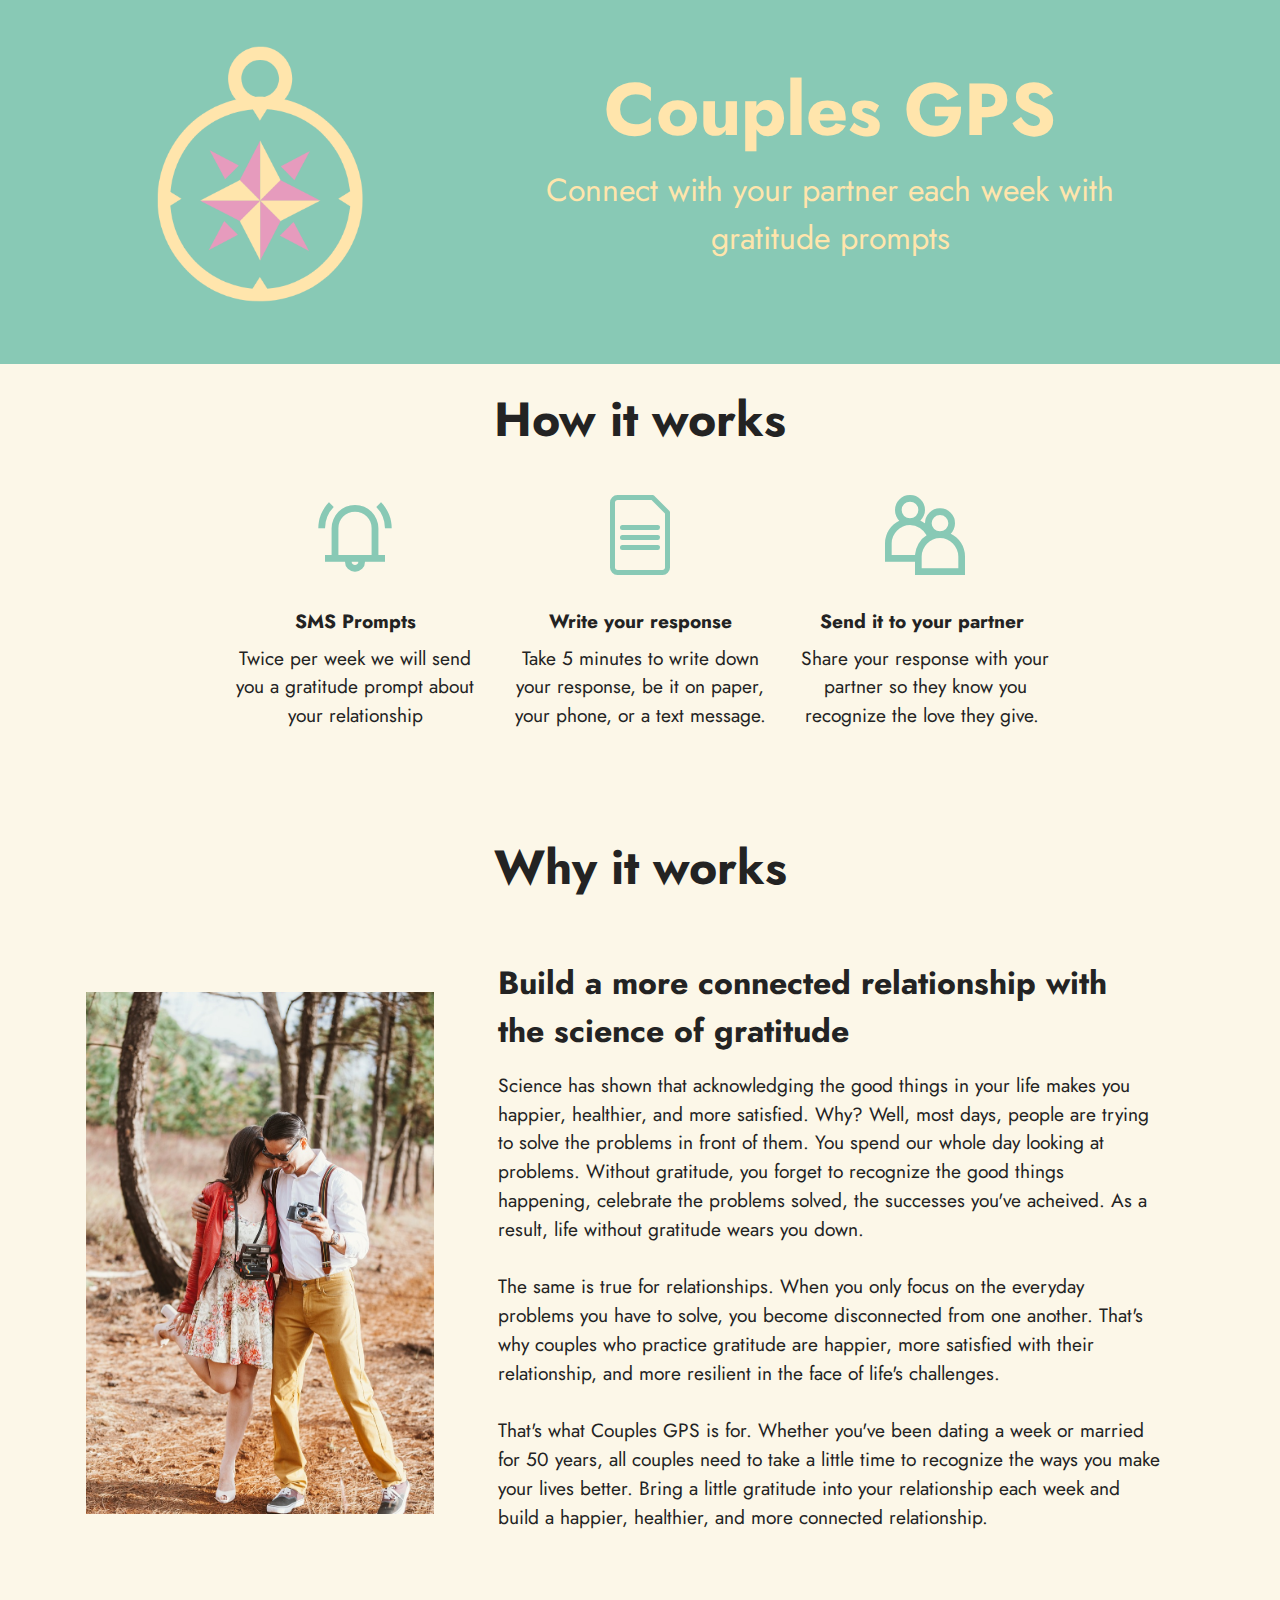
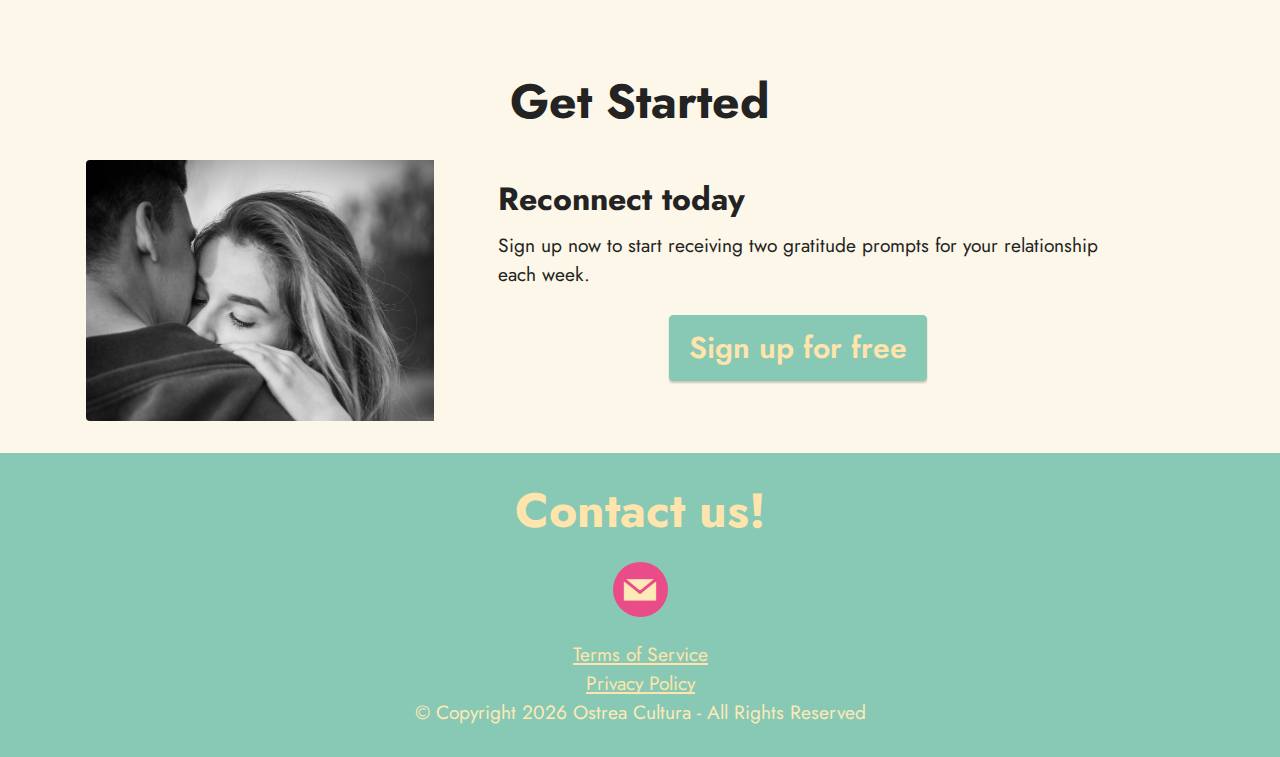
<file: index.html>
<!DOCTYPE html>
<html  >
<head>
  <!-- Site made with Mobirise Website Builder v5.6.11, https://mobirise.com -->
  <meta charset="UTF-8">
  <meta http-equiv="X-UA-Compatible" content="IE=edge">
  <meta name="generator" content="Couples GPS">
  <meta name="twitter:card" content="summary_large_image"/>
  <meta name="twitter:image:src" content="">
  <meta property="og:image" content="">
  <meta name="twitter:title" content="Home">
  <meta name="viewport" content="width=device-width, initial-scale=1, minimum-scale=1">
  <link rel="shortcut icon" href="assets/images/gps-green-logo.png" type="image/x-icon">
  <meta name="description" content="">
  
  
  <title>Home</title>
  <link rel="stylesheet" href="assets/web/assets/mobirise-icons2/mobirise2.css">
  <link rel="stylesheet" href="assets/web/assets/mobirise-icons-bold/mobirise-icons-bold.css">
  <link rel="stylesheet" href="assets/bootstrap/css/bootstrap.min.css">
  <link rel="stylesheet" href="assets/bootstrap/css/bootstrap-grid.min.css">
  <link rel="stylesheet" href="assets/bootstrap/css/bootstrap-reboot.min.css">
  <link rel="stylesheet" href="assets/animatecss/animate.css">
  <link rel="stylesheet" href="assets/socicon/css/styles.css">
  <link rel="stylesheet" href="assets/theme/css/style.css">
  <link rel="preload" href="https://fonts.googleapis.com/css?family=Jost:100,200,300,400,500,600,700,800,900,100i,200i,300i,400i,500i,600i,700i,800i,900i&display=swap" as="style" onload="this.onload=null;this.rel='stylesheet'">
  <noscript><link rel="stylesheet" href="https://fonts.googleapis.com/css?family=Jost:100,200,300,400,500,600,700,800,900,100i,200i,300i,400i,500i,600i,700i,800i,900i&display=swap"></noscript>
  <link rel="preload" as="style" href="assets/mobirise/css/mbr-additional.css"><link rel="stylesheet" href="assets/mobirise/css/mbr-additional.css" type="text/css">
  
  
<!-- Meta Pixel Code -->
<script>
    !function(f,b,e,v,n,t,s)
    {if(f.fbq)return;n=f.fbq=function(){n.callMethod?
    n.callMethod.apply(n,arguments):n.queue.push(arguments)};
    if(!f._fbq)f._fbq=n;n.push=n;n.loaded=!0;n.version='2.0';
    n.queue=[];t=b.createElement(e);t.async=!0;
    t.src=v;s=b.getElementsByTagName(e)[0];
    s.parentNode.insertBefore(t,s)}(window, document,'script',
    'https://connect.facebook.net/en_US/fbevents.js');
    fbq('init', '870640917739630');
    fbq('track', 'PageView');
  </script>
  <noscript><img height="1" width="1" style="display:none"
    src="https://www.facebook.com/tr?id=870640917739630&ev=PageView&noscript=1"
  /></noscript>
  <!-- End Meta Pixel Code -->
  
</head>
<body>
  
  <section data-bs-version="5.1" class="header11 cid-tSF6tn9LwR" id="header11-f">

    

    
    

    <div class="container">
        <div class="row justify-content-center">
            <div class="col-12 col-md-4 image-wrapper">
                <img class="w-100" src="assets/images/gps-green-logo.png" alt="Couples GPS Logo">
            </div>
            <div class="col-12 col-md">
                <div class="text-wrapper text-center">
                    <h1 class="mbr-section-title mbr-fonts-style mb-3 display-1">
                        <strong>Couples GPS</strong></h1>
                    <p class="mbr-text mbr-fonts-style display-5">
                        Connect with your partner each week with gratitude prompts</p>
                    
                </div>
            </div>
        </div>
    </div>
</section>

<section data-bs-version="5.1" class="features1 cid-tKQNYM42ot" id="features1-5" style="padding-top: 30px;">
    <div class="container">
        <div class="row">
            <div class="col-12 col-lg-9">
                <h3 class="mbr-section-title mbr-fonts-style align-center mb-0 display-2">
                    <strong>How it works</strong></h3>
                
            </div>
        </div>
        <div class="row">
            <div class="card col-12 col-md-6 col-lg-3">
                <div class="card-wrapper">
                    <div class="card-box align-center">
                        <div class="iconfont-wrapper">
                            <span class="mbr-iconfont mobi-mbri-alert mobi-mbri" style="color: rgb(136, 201, 181); fill: rgb(136, 201, 181);"></span>
                        </div>
                        <h5 class="card-title mbr-fonts-style display-7"><strong>SMS Prompts</strong></h5>
                        <p class="card-text mbr-fonts-style display-7">Twice per week we will send you a gratitude prompt about your relationship</p>
                    </div>
                </div>
            </div>
            <div class="card col-12 col-md-6 col-lg-3">
                <div class="card-wrapper">
                    <div class="card-box align-center">
                        <div class="iconfont-wrapper">
                            <span class="mbr-iconfont mbrib-file" style="color: rgb(136, 201, 181); fill: rgb(136, 201, 181);"></span>
                        </div>
                        <h5 class="card-title mbr-fonts-style display-7"><strong>Write your response</strong></h5>
                        <p class="card-text mbr-fonts-style display-7">Take 5 minutes to write down your response, be it on paper, your phone, or a text message.</p>
                    </div>
                </div>
            </div>
            <div class="card col-12 col-md-6 col-lg-3">
                <div class="card-wrapper">
                    <div class="card-box align-center">
                        <div class="iconfont-wrapper">
                            <span class="mbr-iconfont mobi-mbri-users mobi-mbri" style="color: rgb(136, 201, 181); fill: rgb(136, 201, 181);"></span>
                        </div>
                        <h5 class="card-title mbr-fonts-style display-7"><strong>Send it to your partner&nbsp;</strong></h5>
                        <p class="card-text mbr-fonts-style display-7">Share your response with your partner so they know you recognize the love they give.&nbsp;</p>
                    </div>
                </div>
            </div>
            
        </div>
    </div>
</section>


<section data-bs-version="5.1" class="content4 cid-tKQKkGcOvx" id="content4-1">
    

    
    
    <div class="container">
        <div class="row justify-content-center">
            <div class="title col-md-12 col-lg-8">
                <h3 class="mbr-section-title mbr-fonts-style align-center mb-4 display-2">
                    <strong>Why it works</strong></h3>
                
                
            </div>
        </div>
    </div>
</section>

<section data-bs-version="5.1" class="image1 cid-tKQQNnI4KA" id="image1-6">
    

    
    

    <div class="container">
        
        <div class="row align-items-center">
            <div class="col-12 col-lg-4">
                <div class="image-wrapper">
                    <img src="assets/images/couple-g9507cc653-1280.jpg" alt="The happy couple">
                    
                </div>
            </div>
            <div class="col-12 col-lg">
                <div class="text-wrapper">
                    <h3 class="mbr-section-title mbr-fonts-style mb-3 display-5"><strong>Build a more connected relationship with the science of gratitude</strong></h3>
                    <p class="mbr-text mbr-fonts-style display-7">Science has shown that acknowledging the good things in your life makes you happier, healthier, and more satisfied. Why? Well, most days, people are trying to solve the problems in front of them. You spend our whole day looking at problems. Without gratitude, you forget to recognize the good things happening, celebrate the problems solved, the successes you've acheived. As a result, life without gratitude wears you down.<br>
                    <br>The same is true for relationships. When you only focus on the everyday problems you have to solve, you become disconnected from one another. That's why couples who practice gratitude are happier, more satisfied with their relationship, and more resilient in the face of life's challenges.<br> 
                    <br>That's what Couples GPS is for.  Whether you've been dating a week or married for 50 years, all couples need to take a little time to recognize the ways you make your lives better. Bring a little gratitude into your relationship each week and build a happier, healthier, and more connected relationship.</p>
                </div>
            </div>
        </div>
    </div>
</section>


<section data-bs-version="5.1" class="content4 cid-tKQKkGcOvx" id="content4-1">
    

    
    
    <div class="container">
        <div class="row justify-content-center">
            <div class="title col-md-12 col-lg-8">
                <h3 class="mbr-section-title mbr-fonts-style align-center mb-4 display-2">
                    <strong>Get Started</strong></h3>
                
                
            </div>
        </div>
    </div>
</section>

<section data-bs-version="5.1" class="features8 cid-tKQSXO8dBN" xmlns="http://www.w3.org/1999/html" id="features9-8">
    
    

    
    

    <div class="container">
        
        <div class="card">
            <div class="card-wrapper">
                <div class="row align-items-center">
                   
                    <div class="col-12 col-md-4">
                        <div class="image-wrapper">
                            <img src="assets/images/couple-gff06ab967-1280.jpeg" alt="Get started">
                        </div>
                    </div>
                    <div class="col-12 col-md">
                        <div class="card-box">
                            <div class="row">
                                <div class="col-md">
                                    <h6 class="card-title mbr-fonts-style display-5">
                                        <strong>Reconnect today</strong></h6>
                                    <p class="mbr-text mbr-fonts-style display-7">
                                        Sign up now to start receiving two gratitude prompts for your relationship each week.
                                        <br>
                                        <!-- <p class="price mbr-fonts-style display-2"><br>$5.99/mo</p> -->
                                        <div class="mbr-section-btn fbclicker" style="margin: auto; display: table;">
                                            <a href="https://mailchi.mp/51825deacc3b/sms-signup" class="btn btn-primary display-4" style="font-size: 30px" target="_blank">
                                                Sign up for free
                                            </a>
                                        </div>
                                        <!-- <br>
                                        <a href="https://billing.stripe.com/p/login/3cs0394tMeHz8VO000" class="text-info" target="_blank">Click here to unsubscribe</a> -->
                                    </p>
                                </div>
                                <div class="col-md-auto" style="font-size: 30px;">
                                    
                                </div>
                                <div></div>
                            </div>
                        </div>
                    </div>
                </div>
            </div>
        </div>
        
        
    </div>
</section>

<section data-bs-version="5.1" class="share3 cid-tKQWGGsN8f" id="share3-b">
    
     
    
    
    

    <div class="container">
        <div class="media-container-row">
            <div class="col-12">
                <h3 class="mbr-section-title align-center mb-3 mbr-fonts-style display-2"><strong>Contact us!</strong></h3>
                <div class="social-list align-center">
                   
                    
                        
                        
                        
                        
                        
                        
                        <a class="iconfont-wrapper bg-dribbble m-2" href="mailto:jasonscottradford@gmail.com">
                            <span class="socicon-mail socicon" style="color: rgb(255, 233, 183); fill: rgb(255, 233, 183);"></span>
                        </a>
                        
                        
                        
                </div>
            </div>
        </div>
    </div>
</section>

<section data-bs-version="5.1" class="footer7 cid-tSbW1TbBlW" once="footers" id="footer7-c">

    

    

    <div class="container">
        <div class="media-container-row align-center mbr-white">
            <div class="col-12">
                <p class="mbr-text mb-0 mbr-fonts-style display-7"><a href="terms-of-service.html" class="text-primary" target="_blank">Terms of Service</a><br>
                    <a href="privacy-policy.html" class="text-primary" target="_blank">Privacy Policy</a><br>
                    © Copyright <span id="copyright_year"></span> Ostrea Cultura - All Rights Reserved
                </p>
            </div>
        </div>
    </div>
  
  <!-- <input name="animation" type="hidden"> -->
  </body>
</html>

<script>
    // document.getElementsByClassName('fbclicker')[0]
    //     .addEventListener('click', function (event) {
    //         fbq('track', 'InitiateCheckout', {
    //             value: 5.99,
    //             currency: 'USD',
    //         });
    //     });
        
    // Get the current year
    var currentYear = new Date().getFullYear();

    // Update the content of the span element with id "copyright_year"
    document.getElementById("copyright_year").textContent = currentYear;
</script>
</file>
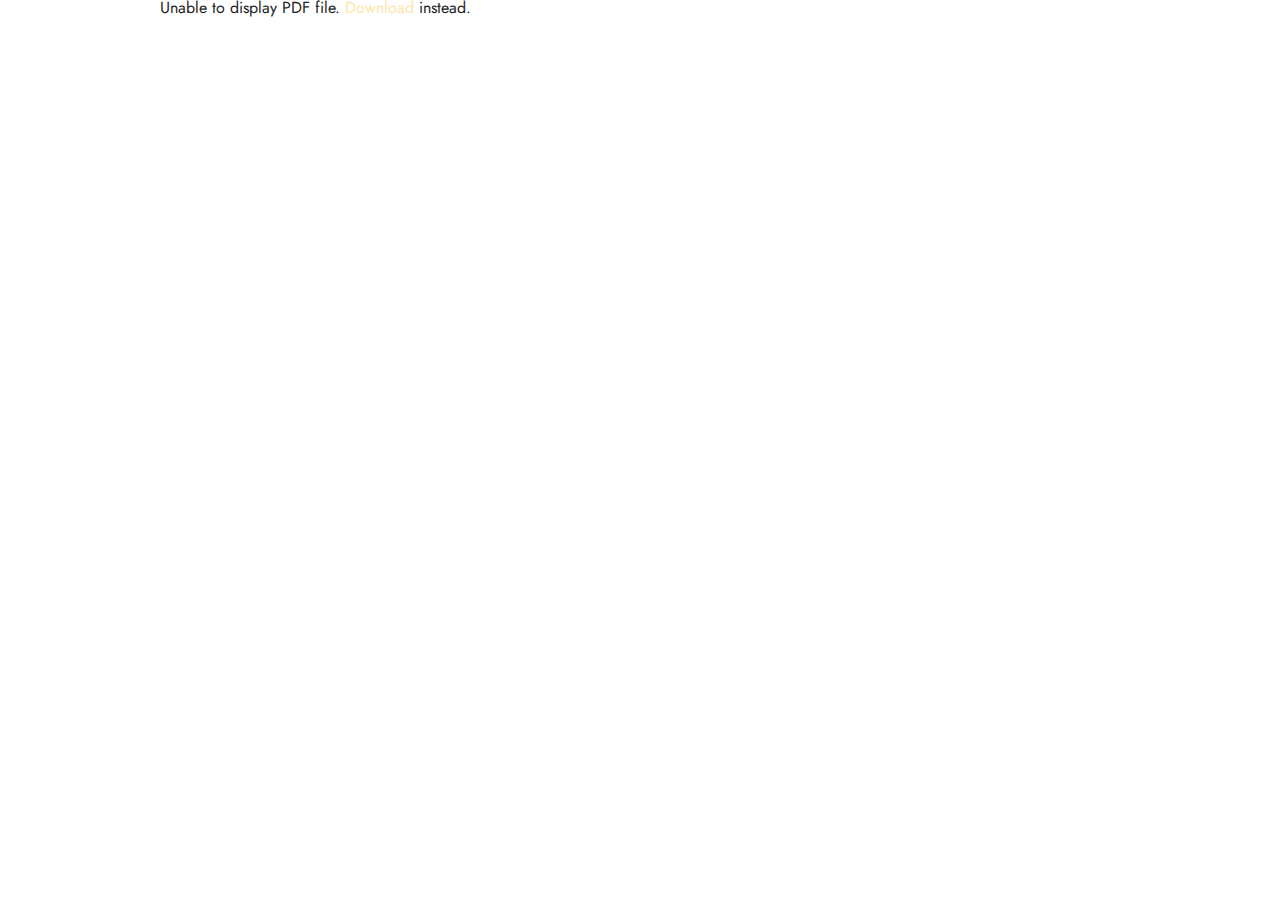
<file: page1.html>
<!DOCTYPE html>
<html  >
<head>
  <!-- Site made with Mobirise Website Builder v5.6.11, https://mobirise.com -->
  <meta charset="UTF-8">
  <meta http-equiv="X-UA-Compatible" content="IE=edge">
  <meta name="generator" content="Mobirise v5.6.11, mobirise.com">
  <meta name="twitter:card" content="summary_large_image"/>
  <meta name="twitter:image:src" content="">
  <meta property="og:image" content="">
  <meta name="twitter:title" content="Terms of Service">
  <meta name="viewport" content="width=device-width, initial-scale=1, minimum-scale=1">
  <link rel="shortcut icon" href="assets/images/gps-green-logo.png" type="image/x-icon">
  <meta name="description" content="">
  
  
  <title>Terms of Service</title>
  <link rel="stylesheet" href="assets/bootstrap/css/bootstrap.min.css">
  <link rel="stylesheet" href="assets/bootstrap/css/bootstrap-grid.min.css">
  <link rel="stylesheet" href="assets/bootstrap/css/bootstrap-reboot.min.css">
  <link rel="stylesheet" href="assets/animatecss/animate.css">
  <link rel="stylesheet" href="assets/theme/css/style.css">
  <link rel="preload" href="https://fonts.googleapis.com/css?family=Jost:100,200,300,400,500,600,700,800,900,100i,200i,300i,400i,500i,600i,700i,800i,900i&display=swap" as="style" onload="this.onload=null;this.rel='stylesheet'">
  <noscript><link rel="stylesheet" href="https://fonts.googleapis.com/css?family=Jost:100,200,300,400,500,600,700,800,900,100i,200i,300i,400i,500i,600i,700i,800i,900i&display=swap"></noscript>
  <link rel="preload" as="style" href="assets/mobirise/css/mbr-additional.css"><link rel="stylesheet" href="assets/mobirise/css/mbr-additional.css" type="text/css">
  
  
  
  
</head>
<body>
  
  
  <div style='display:flex'>
    <object style='margin:auto' data="assets/documents/Terms of Service.pdf#zoom=95" type="application/pdf" width="75%" height="700px">
          <p>Unable to display PDF file. <a href="assets/documents/Terms of Service.pdf#zoom=95">Download</a> instead.</p>
    </object>
</div>
  
  <input name="animation" type="hidden">
  </body>
</html>
</file>
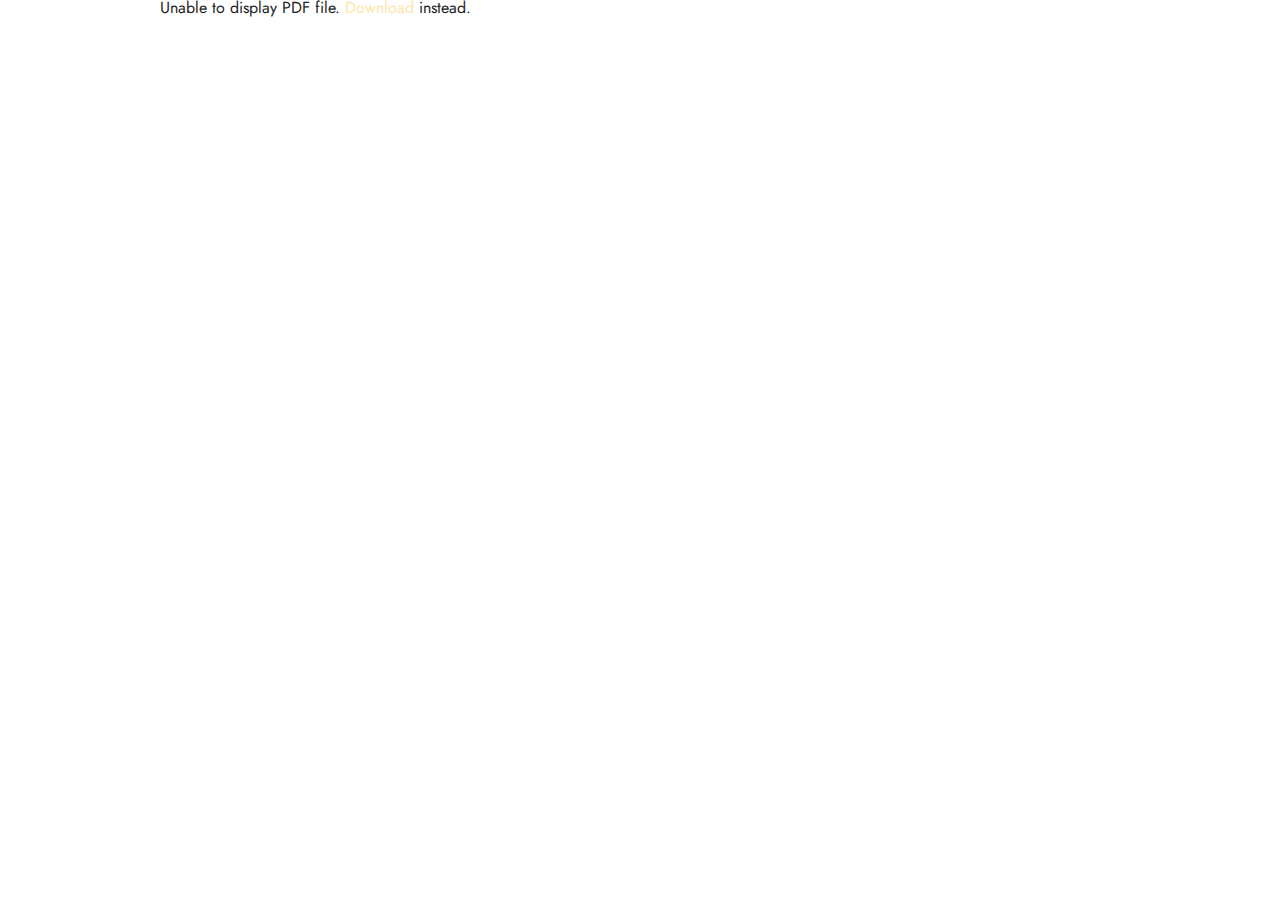
<file: page2.html>
<!DOCTYPE html>
<html  >
<head>
  <!-- Site made with Mobirise Website Builder v5.6.11, https://mobirise.com -->
  <meta charset="UTF-8">
  <meta http-equiv="X-UA-Compatible" content="IE=edge">
  <meta name="generator" content="Mobirise v5.6.11, mobirise.com">
  <meta name="twitter:card" content="summary_large_image"/>
  <meta name="twitter:image:src" content="">
  <meta property="og:image" content="">
  <meta name="twitter:title" content="Privacy Policy">
  <meta name="viewport" content="width=device-width, initial-scale=1, minimum-scale=1">
  <link rel="shortcut icon" href="assets/images/gps-green-logo.png" type="image/x-icon">
  <meta name="description" content="">
  
  
  <title>Privacy Policy</title>
  <link rel="stylesheet" href="assets/bootstrap/css/bootstrap.min.css">
  <link rel="stylesheet" href="assets/bootstrap/css/bootstrap-grid.min.css">
  <link rel="stylesheet" href="assets/bootstrap/css/bootstrap-reboot.min.css">
  <link rel="stylesheet" href="assets/animatecss/animate.css">
  <link rel="stylesheet" href="assets/theme/css/style.css">
  <link rel="preload" href="https://fonts.googleapis.com/css?family=Jost:100,200,300,400,500,600,700,800,900,100i,200i,300i,400i,500i,600i,700i,800i,900i&display=swap" as="style" onload="this.onload=null;this.rel='stylesheet'">
  <noscript><link rel="stylesheet" href="https://fonts.googleapis.com/css?family=Jost:100,200,300,400,500,600,700,800,900,100i,200i,300i,400i,500i,600i,700i,800i,900i&display=swap"></noscript>
  <link rel="preload" as="style" href="assets/mobirise/css/mbr-additional.css"><link rel="stylesheet" href="assets/mobirise/css/mbr-additional.css" type="text/css">
  
  
  
  
</head>
<body>
  <div style='display:flex'>
    <object style='margin:auto' data="assets/documents/Privacy Policy.pdf" type="application/pdf" width="75%" height="700px">
          <p>Unable to display PDF file. <a href="assets/documents/Privacy Policy.pdf">Download</a> instead.</p>
    </object>
</div>
  
  
  <input name="animation" type="hidden">
  </body>
</html>
</file>
<file: assets/web/assets/mobirise-icons2/mobirise2.css>
@font-face {
  font-family: 'Moririse2';
  font-display: swap;
  src:  url('mobirise2.eot?f2bix4');
  src:  url('mobirise2.eot?f2bix4#iefix') format('embedded-opentype'),
    url('mobirise2.ttf?f2bix4') format('truetype'),
    url('mobirise2.woff?f2bix4') format('woff'),
    url('mobirise2.svg?f2bix4#mobirise2') format('svg');
  font-weight: normal;
  font-style: normal;
}

[class^="mobi-"], [class*=" mobi-"] {
  /* use !important to prevent issues with browser extensions that change fonts */
  font-family: 'Moririse2' !important;
  speak: none;
  font-style: normal;
  font-weight: normal;
  font-variant: normal;
  text-transform: none;
  line-height: 1;

  /* Better Font Rendering =========== */
  -webkit-font-smoothing: antialiased;
  -moz-osx-font-smoothing: grayscale;
}

.mobi-mbri-add-submenu:before {
  content: "\e900";
}
.mobi-mbri-alert:before {
  content: "\e901";
}
.mobi-mbri-align-center:before {
  content: "\e902";
}
.mobi-mbri-align-justify:before {
  content: "\e903";
}
.mobi-mbri-align-left:before {
  content: "\e904";
}
.mobi-mbri-align-right:before {
  content: "\e905";
}
.mobi-mbri-android:before {
  content: "\e906";
}
.mobi-mbri-apple:before {
  content: "\e907";
}
.mobi-mbri-arrow-down:before {
  content: "\e908";
}
.mobi-mbri-arrow-next:before {
  content: "\e909";
}
.mobi-mbri-arrow-prev:before {
  content: "\e90a";
}
.mobi-mbri-arrow-up:before {
  content: "\e90b";
}
.mobi-mbri-bold:before {
  content: "\e90c";
}
.mobi-mbri-bookmark:before {
  content: "\e90d";
}
.mobi-mbri-bootstrap:before {
  content: "\e90e";
}
.mobi-mbri-briefcase:before {
  content: "\e90f";
}
.mobi-mbri-browse:before {
  content: "\e910";
}
.mobi-mbri-bulleted-list:before {
  content: "\e911";
}
.mobi-mbri-calendar:before {
  content: "\e912";
}
.mobi-mbri-camera:before {
  content: "\e913";
}
.mobi-mbri-cart-add:before {
  content: "\e914";
}
.mobi-mbri-cart-full:before {
  content: "\e915";
}
.mobi-mbri-cash:before {
  content: "\e916";
}
.mobi-mbri-change-style:before {
  content: "\e917";
}
.mobi-mbri-chat:before {
  content: "\e918";
}
.mobi-mbri-clock:before {
  content: "\e919";
}
.mobi-mbri-close:before {
  content: "\e91a";
}
.mobi-mbri-cloud:before {
  content: "\e91b";
}
.mobi-mbri-code:before {
  content: "\e91c";
}
.mobi-mbri-contact-form:before {
  content: "\e91d";
}
.mobi-mbri-credit-card:before {
  content: "\e91e";
}
.mobi-mbri-cursor-click:before {
  content: "\e91f";
}
.mobi-mbri-cust-feedback:before {
  content: "\e920";
}
.mobi-mbri-database:before {
  content: "\e921";
}
.mobi-mbri-delivery:before {
  content: "\e922";
}
.mobi-mbri-desktop:before {
  content: "\e923";
}
.mobi-mbri-devices:before {
  content: "\e924";
}
.mobi-mbri-down:before {
  content: "\e925";
}
.mobi-mbri-download-2:before {
  content: "\e926";
}
.mobi-mbri-download:before {
  content: "\e927";
}
.mobi-mbri-drag-n-drop-2:before {
  content: "\e928";
}
.mobi-mbri-drag-n-drop:before {
  content: "\e929";
}
.mobi-mbri-edit-2:before {
  content: "\e92a";
}
.mobi-mbri-edit:before {
  content: "\e92b";
}
.mobi-mbri-error:before {
  content: "\e92c";
}
.mobi-mbri-extension:before {
  content: "\e92d";
}
.mobi-mbri-features:before {
  content: "\e92e";
}
.mobi-mbri-file:before {
  content: "\e92f";
}
.mobi-mbri-flag:before {
  content: "\e930";
}
.mobi-mbri-folder:before {
  content: "\e931";
}
.mobi-mbri-gift:before {
  content: "\e932";
}
.mobi-mbri-github:before {
  content: "\e933";
}
.mobi-mbri-globe-2:before {
  content: "\e934";
}
.mobi-mbri-globe:before {
  content: "\e935";
}
.mobi-mbri-growing-chart:before {
  content: "\e936";
}
.mobi-mbri-hearth:before {
  content: "\e937";
}
.mobi-mbri-help:before {
  content: "\e938";
}
.mobi-mbri-home:before {
  content: "\e939";
}
.mobi-mbri-hot-cup:before {
  content: "\e93a";
}
.mobi-mbri-idea:before {
  content: "\e93b";
}
.mobi-mbri-image-gallery:before {
  content: "\e93c";
}
.mobi-mbri-image-slider:before {
  content: "\e93d";
}
.mobi-mbri-info:before {
  content: "\e93e";
}
.mobi-mbri-italic:before {
  content: "\e93f";
}
.mobi-mbri-key:before {
  content: "\e940";
}
.mobi-mbri-laptop:before {
  content: "\e941";
}
.mobi-mbri-layers:before {
  content: "\e942";
}
.mobi-mbri-left-right:before {
  content: "\e943";
}
.mobi-mbri-left:before {
  content: "\e944";
}
.mobi-mbri-letter:before {
  content: "\e945";
}
.mobi-mbri-like:before {
  content: "\e946";
}
.mobi-mbri-link:before {
  content: "\e947";
}
.mobi-mbri-lock:before {
  content: "\e948";
}
.mobi-mbri-login:before {
  content: "\e949";
}
.mobi-mbri-logout:before {
  content: "\e94a";
}
.mobi-mbri-magic-stick:before {
  content: "\e94b";
}
.mobi-mbri-map-pin:before {
  content: "\e94c";
}
.mobi-mbri-menu:before {
  content: "\e94d";
}
.mobi-mbri-mobile-2:before {
  content: "\e94e";
}
.mobi-mbri-mobile-horizontal:before {
  content: "\e94f";
}
.mobi-mbri-mobile:before {
  content: "\e950";
}
.mobi-mbri-mobirise:before {
  content: "\e951";
}
.mobi-mbri-more-horizontal:before {
  content: "\e952";
}
.mobi-mbri-more-vertical:before {
  content: "\e953";
}
.mobi-mbri-music:before {
  content: "\e954";
}
.mobi-mbri-new-file:before {
  content: "\e955";
}
.mobi-mbri-numbered-list:before {
  content: "\e956";
}
.mobi-mbri-opened-folder:before {
  content: "\e957";
}
.mobi-mbri-pages:before {
  content: "\e958";
}
.mobi-mbri-paper-plane:before {
  content: "\e959";
}
.mobi-mbri-paperclip:before {
  content: "\e95a";
}
.mobi-mbri-phone:before {
  content: "\e95b";
}
.mobi-mbri-photo:before {
  content: "\e95c";
}
.mobi-mbri-photos:before {
  content: "\e95d";
}
.mobi-mbri-pin:before {
  content: "\e95e";
}
.mobi-mbri-play:before {
  content: "\e95f";
}
.mobi-mbri-plus:before {
  content: "\e960";
}
.mobi-mbri-preview:before {
  content: "\e961";
}
.mobi-mbri-print:before {
  content: "\e962";
}
.mobi-mbri-protect:before {
  content: "\e963";
}
.mobi-mbri-question:before {
  content: "\e964";
}
.mobi-mbri-quote-left:before {
  content: "\e965";
}
.mobi-mbri-quote-right:before {
  content: "\e966";
}
.mobi-mbri-redo:before {
  content: "\e967";
}
.mobi-mbri-refresh:before {
  content: "\e968";
}
.mobi-mbri-responsive-2:before {
  content: "\e969";
}
.mobi-mbri-responsive:before {
  content: "\e96a";
}
.mobi-mbri-right:before {
  content: "\e96b";
}
.mobi-mbri-rocket:before {
  content: "\e96c";
}
.mobi-mbri-sad-face:before {
  content: "\e96d";
}
.mobi-mbri-sale:before {
  content: "\e96e";
}
.mobi-mbri-save:before {
  content: "\e96f";
}
.mobi-mbri-search:before {
  content: "\e970";
}
.mobi-mbri-setting-2:before {
  content: "\e971";
}
.mobi-mbri-setting-3:before {
  content: "\e972";
}
.mobi-mbri-setting:before {
  content: "\e973";
}
.mobi-mbri-share:before {
  content: "\e974";
}
.mobi-mbri-shopping-bag:before {
  content: "\e975";
}
.mobi-mbri-shopping-basket:before {
  content: "\e976";
}
.mobi-mbri-shopping-cart:before {
  content: "\e977";
}
.mobi-mbri-sites:before {
  content: "\e978";
}
.mobi-mbri-smile-face:before {
  content: "\e979";
}
.mobi-mbri-speed:before {
  content: "\e97a";
}
.mobi-mbri-star:before {
  content: "\e97b";
}
.mobi-mbri-success:before {
  content: "\e97c";
}
.mobi-mbri-sun:before {
  content: "\e97d";
}
.mobi-mbri-sun2:before {
  content: "\e97e";
}
.mobi-mbri-tablet-vertical:before {
  content: "\e97f";
}
.mobi-mbri-tablet:before {
  content: "\e980";
}
.mobi-mbri-target:before {
  content: "\e981";
}
.mobi-mbri-timer:before {
  content: "\e982";
}
.mobi-mbri-to-ftp:before {
  content: "\e983";
}
.mobi-mbri-to-local-drive:before {
  content: "\e984";
}
.mobi-mbri-touch-swipe:before {
  content: "\e985";
}
.mobi-mbri-touch:before {
  content: "\e986";
}
.mobi-mbri-trash:before {
  content: "\e987";
}
.mobi-mbri-underline:before {
  content: "\e988";
}
.mobi-mbri-undo:before {
  content: "\e989";
}
.mobi-mbri-unlink:before {
  content: "\e98a";
}
.mobi-mbri-unlock:before {
  content: "\e98b";
}
.mobi-mbri-up-down:before {
  content: "\e98c";
}
.mobi-mbri-up:before {
  content: "\e98d";
}
.mobi-mbri-update:before {
  content: "\e98e";
}
.mobi-mbri-upload-2:before {
  content: "\e98f";
}
.mobi-mbri-upload:before {
  content: "\e990";
}
.mobi-mbri-user-2:before {
  content: "\e991";
}
.mobi-mbri-user:before {
  content: "\e992";
}
.mobi-mbri-users:before {
  content: "\e993";
}
.mobi-mbri-video-play:before {
  content: "\e994";
}
.mobi-mbri-video:before {
  content: "\e995";
}
.mobi-mbri-watch:before {
  content: "\e996";
}
.mobi-mbri-website-theme-2:before {
  content: "\e997";
}
.mobi-mbri-website-theme:before {
  content: "\e998";
}
.mobi-mbri-wifi:before {
  content: "\e999";
}
.mobi-mbri-windows:before {
  content: "\e99a";
}
.mobi-mbri-zoom-in:before {
  content: "\e99b";
}
.mobi-mbri-zoom-out:before {
  content: "\e99c";
}
</file>
<file: assets/web/assets/mobirise-icons-bold/mobirise-icons-bold.css>
@font-face {
  font-family: 'mobirise-icons-bold';
  font-display: swap;
  src:  url('mobirise-icons-bold.eot?m1l4yr');
  src:  url('mobirise-icons-bold.eot?m1l4yr#iefix') format('embedded-opentype'),
    url('mobirise-icons-bold.ttf?m1l4yr') format('truetype'),
    url('mobirise-icons-bold.woff?m1l4yr') format('woff'),
    url('mobirise-icons-bold.svg?m1l4yr#mobirise-icons-bold') format('svg');
  font-weight: normal;
  font-style: normal;
}

[class^="mbrib-"], [class*="mbrib-"] {
  /* use !important to prevent issues with browser extensions that change fonts */
  font-family: 'mobirise-icons-bold' !important;
  speak: none;
  font-style: normal;
  font-weight: normal;
  font-variant: normal;
  text-transform: none;
  line-height: 1;

  /* Better Font Rendering =========== */
  -webkit-font-smoothing: antialiased;
  -moz-osx-font-smoothing: grayscale;
}

.mbrib-add-submenu:before {
  content: "\e900";
}
.mbrib-alert:before {
  content: "\e901";
}
.mbrib-align-center:before {
  content: "\e902";
}
.mbrib-align-justify:before {
  content: "\e903";
}
.mbrib-align-left:before {
  content: "\e904";
}
.mbrib-align-right:before {
  content: "\e905";
}
.mbrib-android:before {
  content: "\e906";
}
.mbrib-apple:before {
  content: "\e907";
}
.mbrib-arrow-down:before {
  content: "\e908";
}
.mbrib-arrow-next:before {
  content: "\e909";
}
.mbrib-arrow-prev:before {
  content: "\e90a";
}
.mbrib-arrow-up:before {
  content: "\e90b";
}
.mbrib-bold:before {
  content: "\e90c";
}
.mbrib-bookmark:before {
  content: "\e90d";
}
.mbrib-bootstrap:before {
  content: "\e90e";
}
.mbrib-briefcase:before {
  content: "\e90f";
}
.mbrib-browse:before {
  content: "\e910";
}
.mbrib-bulleted-list:before {
  content: "\e911";
}
.mbrib-calendar:before {
  content: "\e912";
}
.mbrib-camera:before {
  content: "\e913";
}
.mbrib-cart-add:before {
  content: "\e914";
}
.mbrib-cart-full:before {
  content: "\e915";
}
.mbrib-cash:before {
  content: "\e916";
}
.mbrib-change-style:before {
  content: "\e917";
}
.mbrib-chat:before {
  content: "\e918";
}
.mbrib-clock:before {
  content: "\e919";
}
.mbrib-close:before {
  content: "\e91a";
}
.mbrib-cloud:before {
  content: "\e91b";
}
.mbrib-code:before {
  content: "\e91c";
}
.mbrib-contact-form:before {
  content: "\e91d";
}
.mbrib-credit-card:before {
  content: "\e91e";
}
.mbrib-cursor-click:before {
  content: "\e91f";
}
.mbrib-cust-feedback:before {
  content: "\e920";
}
.mbrib-database:before {
  content: "\e921";
}
.mbrib-delivery:before {
  content: "\e922";
}
.mbrib-desktop:before {
  content: "\e923";
}
.mbrib-devices:before {
  content: "\e924";
}
.mbrib-down:before {
  content: "\e925";
}
.mbrib-download:before {
  content: "\e926";
}
.mbrib-drag-n-drop:before {
  content: "\e927";
}
.mbrib-drag-n-drop2:before {
  content: "\e928";
}
.mbrib-edit:before {
  content: "\e929";
}
.mbrib-edit2:before {
  content: "\e92a";
}
.mbrib-error:before {
  content: "\e92b";
}
.mbrib-extension:before {
  content: "\e92c";
}
.mbrib-features:before {
  content: "\e92d";
}
.mbrib-file:before {
  content: "\e92e";
}
.mbrib-flag:before {
  content: "\e92f";
}
.mbrib-folder:before {
  content: "\e930";
}
.mbrib-gift:before {
  content: "\e931";
}
.mbrib-github:before {
  content: "\e932";
}
.mbrib-globe-2:before {
  content: "\e933";
}
.mbrib-globe:before {
  content: "\e934";
}
.mbrib-growing-chart:before {
  content: "\e935";
}
.mbrib-hearth:before {
  content: "\e936";
}
.mbrib-help:before {
  content: "\e937";
}
.mbrib-home:before {
  content: "\e938";
}
.mbrib-hot-cup:before {
  content: "\e939";
}
.mbrib-idea:before {
  content: "\e93a";
}
.mbrib-image-gallery:before {
  content: "\e93b";
}
.mbrib-image-slider:before {
  content: "\e93c";
}
.mbrib-info:before {
  content: "\e93d";
}
.mbrib-italic:before {
  content: "\e93e";
}
.mbrib-key:before {
  content: "\e93f";
}
.mbrib-laptop:before {
  content: "\e940";
}
.mbrib-layers:before {
  content: "\e941";
}
.mbrib-left-right:before {
  content: "\e942";
}
.mbrib-left:before {
  content: "\e943";
}
.mbrib-letter:before {
  content: "\e944";
}
.mbrib-like:before {
  content: "\e945";
}
.mbrib-link:before {
  content: "\e946";
}
.mbrib-lock:before {
  content: "\e947";
}
.mbrib-login:before {
  content: "\e948";
}
.mbrib-logout:before {
  content: "\e949";
}
.mbrib-magic-stick:before {
  content: "\e94a";
}
.mbrib-map-pin:before {
  content: "\e94b";
}
.mbrib-menu:before {
  content: "\e94c";
}
.mbrib-mobile:before {
  content: "\e94d";
}
.mbrib-mobile2:before {
  content: "\e94e";
}
.mbrib-mobirise:before {
  content: "\e94f";
}
.mbrib-more-horizontal:before {
  content: "\e950";
}
.mbrib-more-vertical:before {
  content: "\e951";
}
.mbrib-music:before {
  content: "\e952";
}
.mbrib-new-file:before {
  content: "\e953";
}
.mbrib-numbered-list:before {
  content: "\e954";
}
.mbrib-opened-folder:before {
  content: "\e955";
}
.mbrib-pages:before {
  content: "\e956";
}
.mbrib-paper-plane:before {
  content: "\e957";
}
.mbrib-paperclip:before {
  content: "\e958";
}
.mbrib-photo:before {
  content: "\e959";
}
.mbrib-photos:before {
  content: "\e95a";
}
.mbrib-pin:before {
  content: "\e95b";
}
.mbrib-play:before {
  content: "\e95c";
}
.mbrib-plus:before {
  content: "\e95d";
}
.mbrib-preview:before {
  content: "\e95e";
}
.mbrib-print:before {
  content: "\e95f";
}
.mbrib-protect:before {
  content: "\e960";
}
.mbrib-question:before {
  content: "\e961";
}
.mbrib-quote-left:before {
  content: "\e962";
}
.mbrib-quote-right:before {
  content: "\e963";
}
.mbrib-redo:before {
  content: "\e964";
}
.mbrib-refresh:before {
  content: "\e965";
}
.mbrib-responsive:before {
  content: "\e966";
}
.mbrib-right:before {
  content: "\e967";
}
.mbrib-rocket:before {
  content: "\e968";
}
.mbrib-sad-face:before {
  content: "\e969";
}
.mbrib-sale:before {
  content: "\e96a";
}
.mbrib-save:before {
  content: "\e96b";
}
.mbrib-search:before {
  content: "\e96c";
}
.mbrib-setting:before {
  content: "\e96d";
}
.mbrib-setting2:before {
  content: "\e96e";
}
.mbrib-setting3:before {
  content: "\e96f";
}
.mbrib-share:before {
  content: "\e970";
}
.mbrib-shopping-bag:before {
  content: "\e971";
}
.mbrib-shopping-basket:before {
  content: "\e972";
}
.mbrib-shopping-cart:before {
  content: "\e973";
}
.mbrib-sites:before {
  content: "\e974";
}
.mbrib-smile-face:before {
  content: "\e975";
}
.mbrib-speed:before {
  content: "\e976";
}
.mbrib-star:before {
  content: "\e977";
}
.mbrib-success:before {
  content: "\e978";
}
.mbrib-sun:before {
  content: "\e979";
}
.mbrib-sun2:before {
  content: "\e97a";
}
.mbrib-tablet-vertical:before {
  content: "\e97b";
}
.mbrib-tablet:before {
  content: "\e97c";
}
.mbrib-target:before {
  content: "\e97d";
}
.mbrib-timer:before {
  content: "\e97e";
}
.mbrib-to-ftp:before {
  content: "\e97f";
}
.mbrib-to-local-drive:before {
  content: "\e980";
}
.mbrib-touch-swipe:before {
  content: "\e981";
}
.mbrib-touch:before {
  content: "\e982";
}
.mbrib-trash:before {
  content: "\e983";
}
.mbrib-underline:before {
  content: "\e984";
}
.mbrib-undo:before {
  content: "\e985";
}
.mbrib-unlink:before {
  content: "\e986";
}
.mbrib-unlock:before {
  content: "\e987";
}
.mbrib-up-down:before {
  content: "\e988";
}
.mbrib-up:before {
  content: "\e989";
}
.mbrib-update:before {
  content: "\e98a";
}
.mbrib-upload:before {
  content: "\e98b";
}
.mbrib-user:before {
  content: "\e98c";
}
.mbrib-user2:before {
  content: "\e98d";
}
.mbrib-users:before {
  content: "\e98e";
}
.mbrib-video-play:before {
  content: "\e98f";
}
.mbrib-video:before {
  content: "\e990";
}
.mbrib-watch:before {
  content: "\e991";
}
.mbrib-website-theme:before {
  content: "\e992";
}
.mbrib-wifi:before {
  content: "\e993";
}
.mbrib-windows:before {
  content: "\e994";
}
.mbrib-zoom-out:before {
  content: "\e995";
}
</file>
<file: assets/socicon/css/styles.css>
@charset "UTF-8";

@font-face {
  font-family: 'Socicon';
  src:  url('../fonts/socicon.eot');
  src:  url('../fonts/socicon.eot?#iefix') format('embedded-opentype'),
    url('../fonts/socicon.woff2') format('woff2'),
    url('../fonts/socicon.ttf') format('truetype'),
    url('../fonts/socicon.woff') format('woff'),
    url('../fonts/socicon.svg#socicon') format('svg');
  font-weight: normal;
  font-style: normal;
  font-display: swap;
}

[data-icon]:before {
  font-family: "socicon" !important;
  content: attr(data-icon);
  font-style: normal !important;
  font-weight: normal !important;
  font-variant: normal !important;
  text-transform: none !important;
  speak: none;
  line-height: 1;
  -webkit-font-smoothing: antialiased;
  -moz-osx-font-smoothing: grayscale;
}

[class^="socicon-"], [class*=" socicon-"] {
  /* use !important to prevent issues with browser extensions that change fonts */
  font-family: 'Socicon' !important;
  speak: none;
  font-style: normal;
  font-weight: normal;
  font-variant: normal;
  text-transform: none;
  line-height: 1;

  /* Better Font Rendering =========== */
  -webkit-font-smoothing: antialiased;
  -moz-osx-font-smoothing: grayscale;
}

.socicon-eitaa:before {
  content: "\e97c";
}
.socicon-soroush:before {
  content: "\e97d";
}
.socicon-bale:before {
  content: "\e97e";
}
.socicon-zazzle:before {
  content: "\e97b";
}
.socicon-society6:before {
  content: "\e97a";
}
.socicon-redbubble:before {
  content: "\e979";
}
.socicon-avvo:before {
  content: "\e978";
}
.socicon-stitcher:before {
  content: "\e977";
}
.socicon-googlehangouts:before {
  content: "\e974";
}
.socicon-dlive:before {
  content: "\e975";
}
.socicon-vsco:before {
  content: "\e976";
}
.socicon-flipboard:before {
  content: "\e973";
}
.socicon-ubuntu:before {
  content: "\e958";
}
.socicon-artstation:before {
  content: "\e959";
}
.socicon-invision:before {
  content: "\e95a";
}
.socicon-torial:before {
  content: "\e95b";
}
.socicon-collectorz:before {
  content: "\e95c";
}
.socicon-seenthis:before {
  content: "\e95d";
}
.socicon-googleplaymusic:before {
  content: "\e95e";
}
.socicon-debian:before {
  content: "\e95f";
}
.socicon-filmfreeway:before {
  content: "\e960";
}
.socicon-gnome:before {
  content: "\e961";
}
.socicon-itchio:before {
  content: "\e962";
}
.socicon-jamendo:before {
  content: "\e963";
}
.socicon-mix:before {
  content: "\e964";
}
.socicon-sharepoint:before {
  content: "\e965";
}
.socicon-tinder:before {
  content: "\e966";
}
.socicon-windguru:before {
  content: "\e967";
}
.socicon-cdbaby:before {
  content: "\e968";
}
.socicon-elementaryos:before {
  content: "\e969";
}
.socicon-stage32:before {
  content: "\e96a";
}
.socicon-tiktok:before {
  content: "\e96b";
}
.socicon-gitter:before {
  content: "\e96c";
}
.socicon-letterboxd:before {
  content: "\e96d";
}
.socicon-threema:before {
  content: "\e96e";
}
.socicon-splice:before {
  content: "\e96f";
}
.socicon-metapop:before {
  content: "\e970";
}
.socicon-naver:before {
  content: "\e971";
}
.socicon-remote:before {
  content: "\e972";
}
.socicon-internet:before {
  content: "\e957";
}
.socicon-moddb:before {
  content: "\e94b";
}
.socicon-indiedb:before {
  content: "\e94c";
}
.socicon-traxsource:before {
  content: "\e94d";
}
.socicon-gamefor:before {
  content: "\e94e";
}
.socicon-pixiv:before {
  content: "\e94f";
}
.socicon-myanimelist:before {
  content: "\e950";
}
.socicon-blackberry:before {
  content: "\e951";
}
.socicon-wickr:before {
  content: "\e952";
}
.socicon-spip:before {
  content: "\e953";
}
.socicon-napster:before {
  content: "\e954";
}
.socicon-beatport:before {
  content: "\e955";
}
.socicon-hackerone:before {
  content: "\e956";
}
.socicon-hackernews:before {
  content: "\e946";
}
.socicon-smashwords:before {
  content: "\e947";
}
.socicon-kobo:before {
  content: "\e948";
}
.socicon-bookbub:before {
  content: "\e949";
}
.socicon-mailru:before {
  content: "\e94a";
}
.socicon-gitlab:before {
  content: "\e945";
}
.socicon-instructables:before {
  content: "\e944";
}
.socicon-portfolio:before {
  content: "\e943";
}
.socicon-codered:before {
  content: "\e940";
}
.socicon-origin:before {
  content: "\e941";
}
.socicon-nextdoor:before {
  content: "\e942";
}
.socicon-udemy:before {
  content: "\e93f";
}
.socicon-livemaster:before {
  content: "\e93e";
}
.socicon-crunchbase:before {
  content: "\e93b";
}
.socicon-homefy:before {
  content: "\e93c";
}
.socicon-calendly:before {
  content: "\e93d";
}
.socicon-realtor:before {
  content: "\e90f";
}
.socicon-tidal:before {
  content: "\e910";
}
.socicon-qobuz:before {
  content: "\e911";
}
.socicon-natgeo:before {
  content: "\e912";
}
.socicon-mastodon:before {
  content: "\e913";
}
.socicon-unsplash:before {
  content: "\e914";
}
.socicon-homeadvisor:before {
  content: "\e915";
}
.socicon-angieslist:before {
  content: "\e916";
}
.socicon-codepen:before {
  content: "\e917";
}
.socicon-slack:before {
  content: "\e918";
}
.socicon-openaigym:before {
  content: "\e919";
}
.socicon-logmein:before {
  content: "\e91a";
}
.socicon-fiverr:before {
  content: "\e91b";
}
.socicon-gotomeeting:before {
  content: "\e91c";
}
.socicon-aliexpress:before {
  content: "\e91d";
}
.socicon-guru:before {
  content: "\e91e";
}
.socicon-appstore:before {
  content: "\e91f";
}
.socicon-homes:before {
  content: "\e920";
}
.socicon-zoom:before {
  content: "\e921";
}
.socicon-alibaba:before {
  content: "\e922";
}
.socicon-craigslist:before {
  content: "\e923";
}
.socicon-wix:before {
  content: "\e924";
}
.socicon-redfin:before {
  content: "\e925";
}
.socicon-googlecalendar:before {
  content: "\e926";
}
.socicon-shopify:before {
  content: "\e927";
}
.socicon-freelancer:before {
  content: "\e928";
}
.socicon-seedrs:before {
  content: "\e929";
}
.socicon-bing:before {
  content: "\e92a";
}
.socicon-doodle:before {
  content: "\e92b";
}
.socicon-bonanza:before {
  content: "\e92c";
}
.socicon-squarespace:before {
  content: "\e92d";
}
.socicon-toptal:before {
  content: "\e92e";
}
.socicon-gust:before {
  content: "\e92f";
}
.socicon-ask:before {
  content: "\e930";
}
.socicon-trulia:before {
  content: "\e931";
}
.socicon-loomly:before {
  content: "\e932";
}
.socicon-ghost:before {
  content: "\e933";
}
.socicon-upwork:before {
  content: "\e934";
}
.socicon-fundable:before {
  content: "\e935";
}
.socicon-booking:before {
  content: "\e936";
}
.socicon-googlemaps:before {
  content: "\e937";
}
.socicon-zillow:before {
  content: "\e938";
}
.socicon-niconico:before {
  content: "\e939";
}
.socicon-toneden:before {
  content: "\e93a";
}
.socicon-augment:before {
  content: "\e908";
}
.socicon-bitbucket:before {
  content: "\e909";
}
.socicon-fyuse:before {
  content: "\e90a";
}
.socicon-yt-gaming:before {
  content: "\e90b";
}
.socicon-sketchfab:before {
  content: "\e90c";
}
.socicon-mobcrush:before {
  content: "\e90d";
}
.socicon-microsoft:before {
  content: "\e90e";
}
.socicon-pandora:before {
  content: "\e907";
}
.socicon-messenger:before {
  content: "\e906";
}
.socicon-gamewisp:before {
  content: "\e905";
}
.socicon-bloglovin:before {
  content: "\e904";
}
.socicon-tunein:before {
  content: "\e903";
}
.socicon-gamejolt:before {
  content: "\e901";
}
.socicon-trello:before {
  content: "\e902";
}
.socicon-spreadshirt:before {
  content: "\e900";
}
.socicon-500px:before {
  content: "\e000";
}
.socicon-8tracks:before {
  content: "\e001";
}
.socicon-airbnb:before {
  content: "\e002";
}
.socicon-alliance:before {
  content: "\e003";
}
.socicon-amazon:before {
  content: "\e004";
}
.socicon-amplement:before {
  content: "\e005";
}
.socicon-android:before {
  content: "\e006";
}
.socicon-angellist:before {
  content: "\e007";
}
.socicon-apple:before {
  content: "\e008";
}
.socicon-appnet:before {
  content: "\e009";
}
.socicon-baidu:before {
  content: "\e00a";
}
.socicon-bandcamp:before {
  content: "\e00b";
}
.socicon-battlenet:before {
  content: "\e00c";
}
.socicon-mixer:before {
  content: "\e00d";
}
.socicon-bebee:before {
  content: "\e00e";
}
.socicon-bebo:before {
  content: "\e00f";
}
.socicon-behance:before {
  content: "\e010";
}
.socicon-blizzard:before {
  content: "\e011";
}
.socicon-blogger:before {
  content: "\e012";
}
.socicon-buffer:before {
  content: "\e013";
}
.socicon-chrome:before {
  content: "\e014";
}
.socicon-coderwall:before {
  content: "\e015";
}
.socicon-curse:before {
  content: "\e016";
}
.socicon-dailymotion:before {
  content: "\e017";
}
.socicon-deezer:before {
  content: "\e018";
}
.socicon-delicious:before {
  content: "\e019";
}
.socicon-deviantart:before {
  content: "\e01a";
}
.socicon-diablo:before {
  content: "\e01b";
}
.socicon-digg:before {
  content: "\e01c";
}
.socicon-discord:before {
  content: "\e01d";
}
.socicon-disqus:before {
  content: "\e01e";
}
.socicon-douban:before {
  content: "\e01f";
}
.socicon-draugiem:before {
  content: "\e020";
}
.socicon-dribbble:before {
  content: "\e021";
}
.socicon-drupal:before {
  content: "\e022";
}
.socicon-ebay:before {
  content: "\e023";
}
.socicon-ello:before {
  content: "\e024";
}
.socicon-endomodo:before {
  content: "\e025";
}
.socicon-envato:before {
  content: "\e026";
}
.socicon-etsy:before {
  content: "\e027";
}
.socicon-facebook:before {
  content: "\e028";
}
.socicon-feedburner:before {
  content: "\e029";
}
.socicon-filmweb:before {
  content: "\e02a";
}
.socicon-firefox:before {
  content: "\e02b";
}
.socicon-flattr:before {
  content: "\e02c";
}
.socicon-flickr:before {
  content: "\e02d";
}
.socicon-formulr:before {
  content: "\e02e";
}
.socicon-forrst:before {
  content: "\e02f";
}
.socicon-foursquare:before {
  content: "\e030";
}
.socicon-friendfeed:before {
  content: "\e031";
}
.socicon-github:before {
  content: "\e032";
}
.socicon-goodreads:before {
  content: "\e033";
}
.socicon-google:before {
  content: "\e034";
}
.socicon-googlescholar:before {
  content: "\e035";
}
.socicon-googlegroups:before {
  content: "\e036";
}
.socicon-googlephotos:before {
  content: "\e037";
}
.socicon-googleplus:before {
  content: "\e038";
}
.socicon-grooveshark:before {
  content: "\e039";
}
.socicon-hackerrank:before {
  content: "\e03a";
}
.socicon-hearthstone:before {
  content: "\e03b";
}
.socicon-hellocoton:before {
  content: "\e03c";
}
.socicon-heroes:before {
  content: "\e03d";
}
.socicon-smashcast:before {
  content: "\e03e";
}
.socicon-horde:before {
  content: "\e03f";
}
.socicon-houzz:before {
  content: "\e040";
}
.socicon-icq:before {
  content: "\e041";
}
.socicon-identica:before {
  content: "\e042";
}
.socicon-imdb:before {
  content: "\e043";
}
.socicon-instagram:before {
  content: "\e044";
}
.socicon-issuu:before {
  content: "\e045";
}
.socicon-istock:before {
  content: "\e046";
}
.socicon-itunes:before {
  content: "\e047";
}
.socicon-keybase:before {
  content: "\e048";
}
.socicon-lanyrd:before {
  content: "\e049";
}
.socicon-lastfm:before {
  content: "\e04a";
}
.socicon-line:before {
  content: "\e04b";
}
.socicon-linkedin:before {
  content: "\e04c";
}
.socicon-livejournal:before {
  content: "\e04d";
}
.socicon-lyft:before {
  content: "\e04e";
}
.socicon-macos:before {
  content: "\e04f";
}
.socicon-mail:before {
  content: "\e050";
}
.socicon-medium:before {
  content: "\e051";
}
.socicon-meetup:before {
  content: "\e052";
}
.socicon-mixcloud:before {
  content: "\e053";
}
.socicon-modelmayhem:before {
  content: "\e054";
}
.socicon-mumble:before {
  content: "\e055";
}
.socicon-myspace:before {
  content: "\e056";
}
.socicon-newsvine:before {
  content: "\e057";
}
.socicon-nintendo:before {
  content: "\e058";
}
.socicon-npm:before {
  content: "\e059";
}
.socicon-odnoklassniki:before {
  content: "\e05a";
}
.socicon-openid:before {
  content: "\e05b";
}
.socicon-opera:before {
  content: "\e05c";
}
.socicon-outlook:before {
  content: "\e05d";
}
.socicon-overwatch:before {
  content: "\e05e";
}
.socicon-patreon:before {
  content: "\e05f";
}
.socicon-paypal:before {
  content: "\e060";
}
.socicon-periscope:before {
  content: "\e061";
}
.socicon-persona:before {
  content: "\e062";
}
.socicon-pinterest:before {
  content: "\e063";
}
.socicon-play:before {
  content: "\e064";
}
.socicon-player:before {
  content: "\e065";
}
.socicon-playstation:before {
  content: "\e066";
}
.socicon-pocket:before {
  content: "\e067";
}
.socicon-qq:before {
  content: "\e068";
}
.socicon-quora:before {
  content: "\e069";
}
.socicon-raidcall:before {
  content: "\e06a";
}
.socicon-ravelry:before {
  content: "\e06b";
}
.socicon-reddit:before {
  content: "\e06c";
}
.socicon-renren:before {
  content: "\e06d";
}
.socicon-researchgate:before {
  content: "\e06e";
}
.socicon-residentadvisor:before {
  content: "\e06f";
}
.socicon-reverbnation:before {
  content: "\e070";
}
.socicon-rss:before {
  content: "\e071";
}
.socicon-sharethis:before {
  content: "\e072";
}
.socicon-skype:before {
  content: "\e073";
}
.socicon-slideshare:before {
  content: "\e074";
}
.socicon-smugmug:before {
  content: "\e075";
}
.socicon-snapchat:before {
  content: "\e076";
}
.socicon-songkick:before {
  content: "\e077";
}
.socicon-soundcloud:before {
  content: "\e078";
}
.socicon-spotify:before {
  content: "\e079";
}
.socicon-stackexchange:before {
  content: "\e07a";
}
.socicon-stackoverflow:before {
  content: "\e07b";
}
.socicon-starcraft:before {
  content: "\e07c";
}
.socicon-stayfriends:before {
  content: "\e07d";
}
.socicon-steam:before {
  content: "\e07e";
}
.socicon-storehouse:before {
  content: "\e07f";
}
.socicon-strava:before {
  content: "\e080";
}
.socicon-streamjar:before {
  content: "\e081";
}
.socicon-stumbleupon:before {
  content: "\e082";
}
.socicon-swarm:before {
  content: "\e083";
}
.socicon-teamspeak:before {
  content: "\e084";
}
.socicon-teamviewer:before {
  content: "\e085";
}
.socicon-technorati:before {
  content: "\e086";
}
.socicon-telegram:before {
  content: "\e087";
}
.socicon-tripadvisor:before {
  content: "\e088";
}
.socicon-tripit:before {
  content: "\e089";
}
.socicon-triplej:before {
  content: "\e08a";
}
.socicon-tumblr:before {
  content: "\e08b";
}
.socicon-twitch:before {
  content: "\e08c";
}
.socicon-twitter:before {
  content: "\e08d";
}
.socicon-uber:before {
  content: "\e08e";
}
.socicon-ventrilo:before {
  content: "\e08f";
}
.socicon-viadeo:before {
  content: "\e090";
}
.socicon-viber:before {
  content: "\e091";
}
.socicon-viewbug:before {
  content: "\e092";
}
.socicon-vimeo:before {
  content: "\e093";
}
.socicon-vine:before {
  content: "\e094";
}
.socicon-vkontakte:before {
  content: "\e095";
}
.socicon-warcraft:before {
  content: "\e096";
}
.socicon-wechat:before {
  content: "\e097";
}
.socicon-weibo:before {
  content: "\e098";
}
.socicon-whatsapp:before {
  content: "\e099";
}
.socicon-wikipedia:before {
  content: "\e09a";
}
.socicon-windows:before {
  content: "\e09b";
}
.socicon-wordpress:before {
  content: "\e09c";
}
.socicon-wykop:before {
  content: "\e09d";
}
.socicon-xbox:before {
  content: "\e09e";
}
.socicon-xing:before {
  content: "\e09f";
}
.socicon-yahoo:before {
  content: "\e0a0";
}
.socicon-yammer:before {
  content: "\e0a1";
}
.socicon-yandex:before {
  content: "\e0a2";
}
.socicon-yelp:before {
  content: "\e0a3";
}
.socicon-younow:before {
  content: "\e0a4";
}
.socicon-youtube:before {
  content: "\e0a5";
}
.socicon-zapier:before {
  content: "\e0a6";
}
.socicon-zerply:before {
  content: "\e0a7";
}
.socicon-zomato:before {
  content: "\e0a8";
}
.socicon-zynga:before {
  content: "\e0a9";
}
</file>
<file: assets/theme/css/style.css>
@charset "UTF-8";
section {
  background-color: #ffffff;
}

body {
  font-style: normal;
  line-height: 1.5;
  font-weight: 400;
  color: #232323;
  position: relative;
}

button {
  background-color: transparent;
  border-color: transparent;
}

section,
.container,
.container-fluid {
  position: relative;
  word-wrap: break-word;
}

a.mbr-iconfont:hover {
  text-decoration: none;
}

.article .lead p,
.article .lead ul,
.article .lead ol,
.article .lead pre,
.article .lead blockquote {
  margin-bottom: 0;
}

a {
  font-style: normal;
  font-weight: 400;
  cursor: pointer;
}
a, a:hover {
  text-decoration: none;
}

.mbr-section-title {
  font-style: normal;
  line-height: 1.3;
}

.mbr-section-subtitle {
  line-height: 1.3;
}

.mbr-text {
  font-style: normal;
  line-height: 1.7;
}

h1,
h2,
h3,
h4,
h5,
h6,
.display-1,
.display-2,
.display-4,
.display-5,
.display-7,
span,
p,
a {
  line-height: 1;
  word-break: break-word;
  word-wrap: break-word;
  font-weight: 400;
}

b,
strong {
  font-weight: bold;
}

input:-webkit-autofill, input:-webkit-autofill:hover, input:-webkit-autofill:focus, input:-webkit-autofill:active {
  transition-delay: 9999s;
  -webkit-transition-property: background-color, color;
  transition-property: background-color, color;
}

textarea[type=hidden] {
  display: none;
}

section {
  background-position: 50% 50%;
  background-repeat: no-repeat;
  background-size: cover;
}
section .mbr-background-video,
section .mbr-background-video-preview {
  position: absolute;
  bottom: 0;
  left: 0;
  right: 0;
  top: 0;
}

.hidden {
  visibility: hidden;
}

.mbr-z-index20 {
  z-index: 20;
}

/*! Base colors */
.mbr-white {
  color: #ffffff;
}

.mbr-black {
  color: #111111;
}

.mbr-bg-white {
  background-color: #ffffff;
}

.mbr-bg-black {
  background-color: #000000;
}

/*! Text-aligns */
.align-left {
  text-align: left;
}

.align-center {
  text-align: center;
}

.align-right {
  text-align: right;
}

/*! Font-weight  */
.mbr-light {
  font-weight: 300;
}

.mbr-regular {
  font-weight: 400;
}

.mbr-semibold {
  font-weight: 500;
}

.mbr-bold {
  font-weight: 700;
}

/*! Media  */
.media-content {
  flex-basis: 100%;
}

.media-container-row {
  display: flex;
  flex-direction: row;
  flex-wrap: wrap;
  justify-content: center;
  align-content: center;
  align-items: start;
}
.media-container-row .media-size-item {
  width: 400px;
}

.media-container-column {
  display: flex;
  flex-direction: column;
  flex-wrap: wrap;
  justify-content: center;
  align-content: center;
  align-items: stretch;
}
.media-container-column > * {
  width: 100%;
}

@media (min-width: 992px) {
  .media-container-row {
    flex-wrap: nowrap;
  }
}
figure {
  margin-bottom: 0;
  overflow: hidden;
}

figure[mbr-media-size] {
  transition: width 0.1s;
}

img,
iframe {
  display: block;
  width: 100%;
}

.card {
  background-color: transparent;
  border: none;
}

.card-box {
  width: 100%;
}

.card-img {
  text-align: center;
  flex-shrink: 0;
  -webkit-flex-shrink: 0;
}

.media {
  max-width: 100%;
  margin: 0 auto;
}

.mbr-figure {
  align-self: center;
}

.media-container > div {
  max-width: 100%;
}

.mbr-figure img,
.card-img img {
  width: 100%;
}

@media (max-width: 991px) {
  .media-size-item {
    width: auto !important;
  }

  .media {
    width: auto;
  }

  .mbr-figure {
    width: 100% !important;
  }
}
/*! Buttons */
.mbr-section-btn {
  margin-left: -0.6rem;
  margin-right: -0.6rem;
  font-size: 0;
}

.btn {
  font-weight: 600;
  border-width: 1px;
  font-style: normal;
  margin: 0.6rem 0.6rem;
  white-space: normal;
  transition: all 0.2s ease-in-out;
  display: inline-flex;
  align-items: center;
  justify-content: center;
  word-break: break-word;
}

.btn-sm {
  font-weight: 600;
  letter-spacing: 0px;
  transition: all 0.3s ease-in-out;
}

.btn-md {
  font-weight: 600;
  letter-spacing: 0px;
  transition: all 0.3s ease-in-out;
}

.btn-lg {
  font-weight: 600;
  letter-spacing: 0px;
  transition: all 0.3s ease-in-out;
}

.btn-form {
  margin: 0;
}
.btn-form:hover {
  cursor: pointer;
}

nav .mbr-section-btn {
  margin-left: 0rem;
  margin-right: 0rem;
}

/*! Btn icon margin */
.btn .mbr-iconfont,
.btn.btn-sm .mbr-iconfont {
  order: 1;
  cursor: pointer;
  margin-left: 0.5rem;
  vertical-align: sub;
}

.btn.btn-md .mbr-iconfont,
.btn.btn-md .mbr-iconfont {
  margin-left: 0.8rem;
}

.mbr-regular {
  font-weight: 400;
}

.mbr-semibold {
  font-weight: 500;
}

.mbr-bold {
  font-weight: 700;
}

[type=submit] {
  -webkit-appearance: none;
}

/*! Full-screen */
.mbr-fullscreen .mbr-overlay {
  min-height: 100vh;
}

.mbr-fullscreen {
  display: flex;
  display: -moz-flex;
  display: -ms-flex;
  display: -o-flex;
  align-items: center;
  min-height: 100vh;
  padding-top: 3rem;
  padding-bottom: 3rem;
}

/*! Map */
.map {
  height: 25rem;
  position: relative;
}
.map iframe {
  width: 100%;
  height: 100%;
}

/*! Scroll to top arrow */
.mbr-arrow-up {
  bottom: 25px;
  right: 90px;
  position: fixed;
  text-align: right;
  z-index: 5000;
  color: #ffffff;
  font-size: 22px;
}

.mbr-arrow-up a {
  background: rgba(0, 0, 0, 0.2);
  border-radius: 50%;
  color: #fff;
  display: inline-block;
  height: 60px;
  width: 60px;
  border: 2px solid #fff;
  outline-style: none !important;
  position: relative;
  text-decoration: none;
  transition: all 0.3s ease-in-out;
  cursor: pointer;
  text-align: center;
}
.mbr-arrow-up a:hover {
  background-color: rgba(0, 0, 0, 0.4);
}
.mbr-arrow-up a i {
  line-height: 60px;
}

.mbr-arrow-up-icon {
  display: block;
  color: #fff;
}

.mbr-arrow-up-icon::before {
  content: "›";
  display: inline-block;
  font-family: serif;
  font-size: 22px;
  line-height: 1;
  font-style: normal;
  position: relative;
  top: 6px;
  left: -4px;
  transform: rotate(-90deg);
}

/*! Arrow Down */
.mbr-arrow {
  position: absolute;
  bottom: 45px;
  left: 50%;
  width: 60px;
  height: 60px;
  cursor: pointer;
  background-color: rgba(80, 80, 80, 0.5);
  border-radius: 50%;
  transform: translateX(-50%);
}
@media (max-width: 767px) {
  .mbr-arrow {
    display: none;
  }
}
.mbr-arrow > a {
  display: inline-block;
  text-decoration: none;
  outline-style: none;
  -webkit-animation: arrowdown 1.7s ease-in-out infinite;
          animation: arrowdown 1.7s ease-in-out infinite;
  color: #ffffff;
}
.mbr-arrow > a > i {
  position: absolute;
  top: -2px;
  left: 15px;
  font-size: 2rem;
}

#scrollToTop a i::before {
  content: "";
  position: absolute;
  display: block;
  border-bottom: 2.5px solid #fff;
  border-left: 2.5px solid #fff;
  width: 27.8%;
  height: 27.8%;
  left: 50%;
  top: 51%;
  transform: translateY(-30%) translateX(-50%) rotate(135deg);
}

@keyframes arrowdown {
  0% {
    transform: translateY(0px);
  }
  50% {
    transform: translateY(-5px);
  }
  100% {
    transform: translateY(0px);
  }
}
@-webkit-keyframes arrowdown {
  0% {
    transform: translateY(0px);
  }
  50% {
    transform: translateY(-5px);
  }
  100% {
    transform: translateY(0px);
  }
}
@media (max-width: 500px) {
  .mbr-arrow-up {
    left: 0;
    right: 0;
    text-align: center;
  }
}
/*Gradients animation*/
@keyframes gradient-animation {
  from {
    background-position: 0% 100%;
    -webkit-animation-timing-function: ease-in-out;
            animation-timing-function: ease-in-out;
  }
  to {
    background-position: 100% 0%;
    -webkit-animation-timing-function: ease-in-out;
            animation-timing-function: ease-in-out;
  }
}
@-webkit-keyframes gradient-animation {
  from {
    background-position: 0% 100%;
    -webkit-animation-timing-function: ease-in-out;
            animation-timing-function: ease-in-out;
  }
  to {
    background-position: 100% 0%;
    -webkit-animation-timing-function: ease-in-out;
            animation-timing-function: ease-in-out;
  }
}
.bg-gradient {
  background-size: 200% 200%;
  animation: gradient-animation 5s infinite alternate;
  -webkit-animation: gradient-animation 5s infinite alternate;
}

.menu .navbar-brand {
  display: -webkit-flex;
}
.menu .navbar-brand span {
  display: flex;
  display: -webkit-flex;
}
.menu .navbar-brand .navbar-caption-wrap {
  display: -webkit-flex;
}
.menu .navbar-brand .navbar-logo img {
  display: -webkit-flex;
  width: auto;
}
@media (min-width: 768px) and (max-width: 991px) {
  .menu .navbar-toggleable-sm .navbar-nav {
    display: -ms-flexbox;
  }
}
@media (max-width: 991px) {
  .menu .navbar-collapse {
    max-height: 93.5vh;
  }
  .menu .navbar-collapse.show {
    overflow: auto;
  }
}
@media (min-width: 992px) {
  .menu .navbar-nav.nav-dropdown {
    display: -webkit-flex;
  }
  .menu .navbar-toggleable-sm .navbar-collapse {
    display: -webkit-flex !important;
  }
  .menu .collapsed .navbar-collapse {
    max-height: 93.5vh;
  }
  .menu .collapsed .navbar-collapse.show {
    overflow: auto;
  }
}
@media (max-width: 767px) {
  .menu .navbar-collapse {
    max-height: 80vh;
  }
}

.nav-link .mbr-iconfont {
  margin-right: 0.5rem;
}

.navbar {
  display: -webkit-flex;
  -webkit-flex-wrap: wrap;
  -webkit-align-items: center;
  -webkit-justify-content: space-between;
}

.navbar-collapse {
  -webkit-flex-basis: 100%;
  -webkit-flex-grow: 1;
  -webkit-align-items: center;
}

.nav-dropdown .link {
  padding: 0.667em 1.667em !important;
  margin: 0 !important;
}

.nav {
  display: -webkit-flex;
  -webkit-flex-wrap: wrap;
}

.row {
  display: -webkit-flex;
  -webkit-flex-wrap: wrap;
}

.justify-content-center {
  -webkit-justify-content: center;
}

.form-inline {
  display: -webkit-flex;
}

.card-wrapper {
  -webkit-flex: 1;
}

.carousel-control {
  z-index: 10;
  display: -webkit-flex;
}

.carousel-controls {
  display: -webkit-flex;
}

.media {
  display: -webkit-flex;
}

.form-group:focus {
  outline: none;
}

.jq-selectbox__select {
  padding: 7px 0;
  position: relative;
}

.jq-selectbox__dropdown {
  overflow: hidden;
  border-radius: 10px;
  position: absolute;
  top: 100%;
  left: 0 !important;
  width: 100% !important;
}

.jq-selectbox__trigger-arrow {
  right: 0;
  transform: translateY(-50%);
}

.jq-selectbox li {
  padding: 1.07em 0.5em;
}

input[type=range] {
  padding-left: 0 !important;
  padding-right: 0 !important;
}

.modal-dialog,
.modal-content {
  height: 100%;
}

.modal-dialog .carousel-inner {
  height: calc(100vh - 1.75rem);
}
@media (max-width: 575px) {
  .modal-dialog .carousel-inner {
    height: calc(100vh - 1rem);
  }
}

.carousel-item {
  text-align: center;
}

.carousel-item img {
  margin: auto;
}

.navbar-toggler {
  align-self: flex-start;
  padding: 0.25rem 0.75rem;
  font-size: 1.25rem;
  line-height: 1;
  background: transparent;
  border: 1px solid transparent;
  border-radius: 0.25rem;
}

.navbar-toggler:focus,
.navbar-toggler:hover {
  text-decoration: none;
  box-shadow: none;
}

.navbar-toggler-icon {
  display: inline-block;
  width: 1.5em;
  height: 1.5em;
  vertical-align: middle;
  content: "";
  background: no-repeat center center;
  background-size: 100% 100%;
}

.navbar-toggler-left {
  position: absolute;
  left: 1rem;
}

.navbar-toggler-right {
  position: absolute;
  right: 1rem;
}

.card-img {
  width: auto;
}

.menu .navbar.collapsed:not(.beta-menu) {
  flex-direction: column;
}

.carousel-item.active,
.carousel-item-next,
.carousel-item-prev {
  display: flex;
}

.note-air-layout .dropup .dropdown-menu,
.note-air-layout .navbar-fixed-bottom .dropdown .dropdown-menu {
  bottom: initial !important;
}

html,
body {
  height: auto;
  min-height: 100vh;
}

.dropup .dropdown-toggle::after {
  display: none;
}

.form-asterisk {
  font-family: initial;
  position: absolute;
  top: -2px;
  font-weight: normal;
}

.form-control-label {
  position: relative;
  cursor: pointer;
  margin-bottom: 0.357em;
  padding: 0;
}

.alert {
  color: #ffffff;
  border-radius: 0;
  border: 0;
  font-size: 1.1rem;
  line-height: 1.5;
  margin-bottom: 1.875rem;
  padding: 1.25rem;
  position: relative;
  text-align: center;
}
.alert.alert-form::after {
  background-color: inherit;
  bottom: -7px;
  content: "";
  display: block;
  height: 14px;
  left: 50%;
  margin-left: -7px;
  position: absolute;
  transform: rotate(45deg);
  width: 14px;
}

.form-control {
  background-color: #ffffff;
  background-clip: border-box;
  color: #232323;
  line-height: 1rem !important;
  height: auto;
  padding: 0.6rem 1.2rem;
  transition: border-color 0.25s ease 0s;
  border: 1px solid transparent !important;
  border-radius: 4px;
  box-shadow: rgba(0, 0, 0, 0.07) 0px 1px 1px 0px, rgba(0, 0, 0, 0.07) 0px 1px 3px 0px, rgba(0, 0, 0, 0.03) 0px 0px 0px 1px;
}
.form-active .form-control:invalid {
  border-color: red;
}

form .row {
  margin-left: -0.6rem;
  margin-right: -0.6rem;
}
form .row [class*=col] {
  padding-left: 0.6rem;
  padding-right: 0.6rem;
}

form .mbr-section-btn {
  margin: 0;
  padding-left: 0.6rem;
  padding-right: 0.6rem;
}

form .btn {
  display: flex;
  padding: 0.6rem 1.2rem;
  margin: 0;
}

form .form-check-input {
  margin-top: 0.5;
}

textarea.form-control {
  line-height: 1.5rem !important;
}

.form-group {
  margin-bottom: 1.2rem;
}

.form-control,
form .btn {
  min-height: 48px;
}

.gdpr-block label span.textGDPR input[name=gdpr] {
  top: 7px;
}

.form-control:focus {
  box-shadow: none;
}

:focus {
  outline: none;
}

.mbr-overlay {
  background-color: #000;
  bottom: 0;
  left: 0;
  opacity: 0.5;
  position: absolute;
  right: 0;
  top: 0;
  z-index: 0;
  pointer-events: none;
}

blockquote {
  font-style: italic;
  padding: 3rem;
  font-size: 1.09rem;
  position: relative;
  border-left: 3px solid;
}

ul,
ol,
pre,
blockquote {
  margin-bottom: 2.3125rem;
}

.mt-4 {
  margin-top: 2rem !important;
}

.mb-4 {
  margin-bottom: 2rem !important;
}

@media (min-width: 992px) {
  .container {
    padding-left: 16px;
    padding-right: 16px;
  }

  .row {
    margin-left: -16px;
    margin-right: -16px;
  }
  .row > [class*=col] {
    padding-left: 16px;
    padding-right: 16px;
  }
}
@media (min-width: 768px) {
  .container-fluid {
    padding-left: 32px;
    padding-right: 32px;
  }
}
@media (min-width: 768px) and (max-width: 991px) {
  .mbr-container {
    padding-left: 32px;
    padding-right: 32px;
  }
}
@media (max-width: 767px) {
  .mbr-container {
    padding-left: 16px;
    padding-right: 16px;
  }
}
.card-wrapper,
.item-wrapper {
  overflow: hidden;
}

.app-video-wrapper > img {
  opacity: 1;
}

.item {
  position: relative;
}

.dropdown-menu .dropdown-menu {
  left: 100%;
}

.dropdown-item + .dropdown-menu {
  display: none;
}

.dropdown-item:hover + .dropdown-menu,
.dropdown-menu:hover {
  display: block;
}

@media (min-aspect-ratio: 16/9) {
  .mbr-video-foreground {
    height: 300% !important;
    top: -100% !important;
  }
}
@media (max-aspect-ratio: 16/9) {
  .mbr-video-foreground {
    width: 300% !important;
    left: -100% !important;
  }
}.engine {
	position: absolute;
	text-indent: -2400px;
	text-align: center;
	padding: 0;
	top: 0;
	left: -2400px;
}
</file>
<file: assets/mobirise/css/mbr-additional.css>
body {
  font-family: Jost;
}
.display-1 {
  font-family: 'Jost', sans-serif;
  font-size: 4.6rem;
  line-height: 1.1;
}
.display-1 > .mbr-iconfont {
  font-size: 5.75rem;
}
.display-2 {
  font-family: 'Jost', sans-serif;
  font-size: 3rem;
  line-height: 1.1;
}
.display-2 > .mbr-iconfont {
  font-size: 3.75rem;
}
.display-4 {
  font-family: 'Jost', sans-serif;
  font-size: 1.1rem;
  line-height: 1.5;
}
.display-4 > .mbr-iconfont {
  font-size: 1.375rem;
}
.display-5 {
  font-family: 'Jost', sans-serif;
  font-size: 2rem;
  line-height: 1.5;
}
.display-5 > .mbr-iconfont {
  font-size: 2.5rem;
}
.display-7 {
  font-family: 'Jost', sans-serif;
  font-size: 1.2rem;
  line-height: 1.5;
}
.display-7 > .mbr-iconfont {
  font-size: 1.5rem;
}
/* ---- Fluid typography for mobile devices ---- */
/* 1.4 - font scale ratio ( bootstrap == 1.42857 ) */
/* 100vw - current viewport width */
/* (48 - 20)  48 == 48rem == 768px, 20 == 20rem == 320px(minimal supported viewport) */
/* 0.65 - min scale variable, may vary */
@media (max-width: 992px) {
  .display-1 {
    font-size: 3.68rem;
  }
}
@media (max-width: 768px) {
  .display-1 {
    font-size: 3.22rem;
    font-size: calc( 2.26rem + (4.6 - 2.26) * ((100vw - 20rem) / (48 - 20)));
    line-height: calc( 1.1 * (2.26rem + (4.6 - 2.26) * ((100vw - 20rem) / (48 - 20))));
  }
  .display-2 {
    font-size: 2.4rem;
    font-size: calc( 1.7rem + (3 - 1.7) * ((100vw - 20rem) / (48 - 20)));
    line-height: calc( 1.3 * (1.7rem + (3 - 1.7) * ((100vw - 20rem) / (48 - 20))));
  }
  .display-4 {
    font-size: 0.88rem;
    font-size: calc( 1.0350000000000001rem + (1.1 - 1.0350000000000001) * ((100vw - 20rem) / (48 - 20)));
    line-height: calc( 1.4 * (1.0350000000000001rem + (1.1 - 1.0350000000000001) * ((100vw - 20rem) / (48 - 20))));
  }
  .display-5 {
    font-size: 1.6rem;
    font-size: calc( 1.35rem + (2 - 1.35) * ((100vw - 20rem) / (48 - 20)));
    line-height: calc( 1.4 * (1.35rem + (2 - 1.35) * ((100vw - 20rem) / (48 - 20))));
  }
  .display-7 {
    font-size: 0.96rem;
    font-size: calc( 1.07rem + (1.2 - 1.07) * ((100vw - 20rem) / (48 - 20)));
    line-height: calc( 1.4 * (1.07rem + (1.2 - 1.07) * ((100vw - 20rem) / (48 - 20))));
  }
}
/* Buttons */
.btn {
  padding: 0.6rem 1.2rem;
  border-radius: 4px;
}
.btn-sm {
  padding: 0.6rem 1.2rem;
  border-radius: 4px;
}
.btn-md {
  padding: 0.6rem 1.2rem;
  border-radius: 4px;
}
.btn-lg {
  padding: 1rem 2.6rem;
  border-radius: 4px;
}
.bg-primary {
  background-color: #ffe5ac !important;
}
.bg-success {
  background-color: #40b0bf !important;
}
.bg-info {
  background-color: #88c9b5 !important;
}
.bg-warning {
  background-color: #ffe161 !important;
}
.bg-danger {
  background-color: #ff9966 !important;
}
.btn-primary,
.btn-primary:active {
  background-color: #88c9b5 !important;
  border-color: #88c9b5 !important;
  color: #ffe5ac !important;
  box-shadow: 0 2px 2px 0 rgba(0, 0, 0, 0.2);
}
.btn-primary:hover,
.btn-primary:focus,
.btn-primary.focus,
.btn-primary.active {
  color: #ffe5ac !important;
  background-color: #88c9b5 !important;
  border-color: #88c9b5 !important;
  box-shadow: 0 2px 5px 0 rgba(0, 0, 0, 0.2);
}
.btn-primary.disabled,
.btn-primary:disabled {
  color: #ffe5ac !important;
  background-color: #88c9b5 !important;
  border-color: #88c9b5 !important;
}
.btn-secondary,
.btn-secondary:active {
  background-color: #ff6666 !important;
  border-color: #ff6666 !important;
  color: #ffffff !important;
  box-shadow: 0 2px 2px 0 rgba(0, 0, 0, 0.2);
}
.btn-secondary:hover,
.btn-secondary:focus,
.btn-secondary.focus,
.btn-secondary.active {
  color: #ffffff !important;
  background-color: #ff0f0f !important;
  border-color: #ff0f0f !important;
  box-shadow: 0 2px 5px 0 rgba(0, 0, 0, 0.2);
}
.btn-secondary.disabled,
.btn-secondary:disabled {
  color: #ffffff !important;
  background-color: #ff0f0f !important;
  border-color: #ff0f0f !important;
}
.btn-info,
.btn-info:active {
  background-color: #88c9b5 !important;
  border-color: #88c9b5 !important;
  color: #ffffff !important;
  box-shadow: 0 2px 2px 0 rgba(0, 0, 0, 0.2);
}
.btn-info:hover,
.btn-info:focus,
.btn-info.focus,
.btn-info.active {
  color: #ffffff !important;
  background-color: #4eac8f !important;
  border-color: #4eac8f !important;
  box-shadow: 0 2px 5px 0 rgba(0, 0, 0, 0.2);
}
.btn-info.disabled,
.btn-info:disabled {
  color: #ffffff !important;
  background-color: #4eac8f !important;
  border-color: #4eac8f !important;
}
.btn-success,
.btn-success:active {
  background-color: #40b0bf !important;
  border-color: #40b0bf !important;
  color: #ffffff !important;
  box-shadow: 0 2px 2px 0 rgba(0, 0, 0, 0.2);
}
.btn-success:hover,
.btn-success:focus,
.btn-success.focus,
.btn-success.active {
  color: #ffffff !important;
  background-color: #2a747e !important;
  border-color: #2a747e !important;
  box-shadow: 0 2px 5px 0 rgba(0, 0, 0, 0.2);
}
.btn-success.disabled,
.btn-success:disabled {
  color: #ffffff !important;
  background-color: #2a747e !important;
  border-color: #2a747e !important;
}
.btn-warning,
.btn-warning:active {
  background-color: #ffe161 !important;
  border-color: #ffe161 !important;
  color: #614f00 !important;
  box-shadow: 0 2px 2px 0 rgba(0, 0, 0, 0.2);
}
.btn-warning:hover,
.btn-warning:focus,
.btn-warning.focus,
.btn-warning.active {
  color: #0a0800 !important;
  background-color: #ffd10a !important;
  border-color: #ffd10a !important;
  box-shadow: 0 2px 5px 0 rgba(0, 0, 0, 0.2);
}
.btn-warning.disabled,
.btn-warning:disabled {
  color: #614f00 !important;
  background-color: #ffd10a !important;
  border-color: #ffd10a !important;
}
.btn-danger,
.btn-danger:active {
  background-color: #ff9966 !important;
  border-color: #ff9966 !important;
  color: #ffffff !important;
  box-shadow: 0 2px 2px 0 rgba(0, 0, 0, 0.2);
}
.btn-danger:hover,
.btn-danger:focus,
.btn-danger.focus,
.btn-danger.active {
  color: #ffffff !important;
  background-color: #ff5f0f !important;
  border-color: #ff5f0f !important;
  box-shadow: 0 2px 5px 0 rgba(0, 0, 0, 0.2);
}
.btn-danger.disabled,
.btn-danger:disabled {
  color: #ffffff !important;
  background-color: #ff5f0f !important;
  border-color: #ff5f0f !important;
}
.btn-white,
.btn-white:active {
  background-color: #fafafa !important;
  border-color: #fafafa !important;
  color: #7a7a7a !important;
  box-shadow: 0 2px 2px 0 rgba(0, 0, 0, 0.2);
}
.btn-white:hover,
.btn-white:focus,
.btn-white.focus,
.btn-white.active {
  color: #4f4f4f !important;
  background-color: #cfcfcf !important;
  border-color: #cfcfcf !important;
  box-shadow: 0 2px 5px 0 rgba(0, 0, 0, 0.2);
}
.btn-white.disabled,
.btn-white:disabled {
  color: #7a7a7a !important;
  background-color: #cfcfcf !important;
  border-color: #cfcfcf !important;
}
.btn-black,
.btn-black:active {
  background-color: #232323 !important;
  border-color: #232323 !important;
  color: #ffffff !important;
  box-shadow: 0 2px 2px 0 rgba(0, 0, 0, 0.2);
}
.btn-black:hover,
.btn-black:focus,
.btn-black.focus,
.btn-black.active {
  color: #ffffff !important;
  background-color: #000000 !important;
  border-color: #000000 !important;
  box-shadow: 0 2px 5px 0 rgba(0, 0, 0, 0.2);
}
.btn-black.disabled,
.btn-black:disabled {
  color: #ffffff !important;
  background-color: #000000 !important;
  border-color: #000000 !important;
}
.btn-primary-outline,
.btn-primary-outline:active {
  background-color: transparent !important;
  border-color: transparent;
  color: #ffe5ac;
}
.btn-primary-outline:hover,
.btn-primary-outline:focus,
.btn-primary-outline.focus,
.btn-primary-outline.active {
  color: #ffca55 !important;
  background-color: transparent!important;
  border-color: transparent!important;
  box-shadow: none!important;
}
.btn-primary-outline.disabled,
.btn-primary-outline:disabled {
  color: #ac7600 !important;
  background-color: #ffe5ac !important;
  border-color: #ffe5ac !important;
}
.btn-secondary-outline,
.btn-secondary-outline:active {
  background-color: transparent !important;
  border-color: transparent;
  color: #ff6666;
}
.btn-secondary-outline:hover,
.btn-secondary-outline:focus,
.btn-secondary-outline.focus,
.btn-secondary-outline.active {
  color: #ff0f0f !important;
  background-color: transparent!important;
  border-color: transparent!important;
  box-shadow: none!important;
}
.btn-secondary-outline.disabled,
.btn-secondary-outline:disabled {
  color: #ffffff !important;
  background-color: #ff6666 !important;
  border-color: #ff6666 !important;
}
.btn-info-outline,
.btn-info-outline:active {
  background-color: transparent !important;
  border-color: transparent;
  color: #88c9b5;
}
.btn-info-outline:hover,
.btn-info-outline:focus,
.btn-info-outline.focus,
.btn-info-outline.active {
  color: #4eac8f !important;
  background-color: transparent!important;
  border-color: transparent!important;
  box-shadow: none!important;
}
.btn-info-outline.disabled,
.btn-info-outline:disabled {
  color: #ffffff !important;
  background-color: #88c9b5 !important;
  border-color: #88c9b5 !important;
}
.btn-success-outline,
.btn-success-outline:active {
  background-color: transparent !important;
  border-color: transparent;
  color: #40b0bf;
}
.btn-success-outline:hover,
.btn-success-outline:focus,
.btn-success-outline.focus,
.btn-success-outline.active {
  color: #2a747e !important;
  background-color: transparent!important;
  border-color: transparent!important;
  box-shadow: none!important;
}
.btn-success-outline.disabled,
.btn-success-outline:disabled {
  color: #ffffff !important;
  background-color: #40b0bf !important;
  border-color: #40b0bf !important;
}
.btn-warning-outline,
.btn-warning-outline:active {
  background-color: transparent !important;
  border-color: transparent;
  color: #ffe161;
}
.btn-warning-outline:hover,
.btn-warning-outline:focus,
.btn-warning-outline.focus,
.btn-warning-outline.active {
  color: #ffd10a !important;
  background-color: transparent!important;
  border-color: transparent!important;
  box-shadow: none!important;
}
.btn-warning-outline.disabled,
.btn-warning-outline:disabled {
  color: #614f00 !important;
  background-color: #ffe161 !important;
  border-color: #ffe161 !important;
}
.btn-danger-outline,
.btn-danger-outline:active {
  background-color: transparent !important;
  border-color: transparent;
  color: #ff9966;
}
.btn-danger-outline:hover,
.btn-danger-outline:focus,
.btn-danger-outline.focus,
.btn-danger-outline.active {
  color: #ff5f0f !important;
  background-color: transparent!important;
  border-color: transparent!important;
  box-shadow: none!important;
}
.btn-danger-outline.disabled,
.btn-danger-outline:disabled {
  color: #ffffff !important;
  background-color: #ff9966 !important;
  border-color: #ff9966 !important;
}
.btn-black-outline,
.btn-black-outline:active {
  background-color: transparent !important;
  border-color: transparent;
  color: #232323;
}
.btn-black-outline:hover,
.btn-black-outline:focus,
.btn-black-outline.focus,
.btn-black-outline.active {
  color: #000000 !important;
  background-color: transparent!important;
  border-color: transparent!important;
  box-shadow: none!important;
}
.btn-black-outline.disabled,
.btn-black-outline:disabled {
  color: #ffffff !important;
  background-color: #232323 !important;
  border-color: #232323 !important;
}
.btn-white-outline,
.btn-white-outline:active {
  background-color: transparent !important;
  border-color: transparent;
  color: #fafafa;
}
.btn-white-outline:hover,
.btn-white-outline:focus,
.btn-white-outline.focus,
.btn-white-outline.active {
  color: #cfcfcf !important;
  background-color: transparent!important;
  border-color: transparent!important;
  box-shadow: none!important;
}
.btn-white-outline.disabled,
.btn-white-outline:disabled {
  color: #7a7a7a !important;
  background-color: #fafafa !important;
  border-color: #fafafa !important;
}
.text-primary {
  color: #ffe5ac !important;
}
.text-secondary {
  color: #ff6666 !important;
}
.text-success {
  color: #40b0bf !important;
}
.text-info {
  color: #88c9b5 !important;
}
.text-warning {
  color: #ffe161 !important;
}
.text-danger {
  color: #ff9966 !important;
}
.text-white {
  color: #fafafa !important;
}
.text-black {
  color: #232323 !important;
}
a.text-primary:hover,
a.text-primary:focus,
a.text-primary.active {
  color: #ffc546 !important;
}
a.text-secondary:hover,
a.text-secondary:focus,
a.text-secondary.active {
  color: #ff0000 !important;
}
a.text-success:hover,
a.text-success:focus,
a.text-success.active {
  color: #266a73 !important;
}
a.text-info:hover,
a.text-info:focus,
a.text-info.active {
  color: #49a286 !important;
}
a.text-warning:hover,
a.text-warning:focus,
a.text-warning.active {
  color: #facb00 !important;
}
a.text-danger:hover,
a.text-danger:focus,
a.text-danger.active {
  color: #ff5500 !important;
}
a.text-white:hover,
a.text-white:focus,
a.text-white.active {
  color: #c7c7c7 !important;
}
a.text-black:hover,
a.text-black:focus,
a.text-black.active {
  color: #000000 !important;
}
a[class*="text-"]:not(.nav-link):not(.dropdown-item):not([role]):not(.navbar-caption) {
  transition: 0.2s;
  position: relative;
  background-image: linear-gradient(currentColor 50%, currentColor 50%);
  background-size: 10000px 2px;
  background-repeat: no-repeat;
  background-position: 0 1.2em;
}
.nav-tabs .nav-link.active {
  color: #ffe5ac;
}
.nav-tabs .nav-link:not(.active) {
  color: #232323;
}
.alert-success {
  background-color: #70c770;
}
.alert-info {
  background-color: #88c9b5;
}
.alert-warning {
  background-color: #ffe161;
}
.alert-danger {
  background-color: #ff9966;
}
.mbr-gallery-filter li.active .btn {
  background-color: #ffe5ac;
  border-color: #ffe5ac;
  color: #c68800;
}
.mbr-gallery-filter li.active .btn:focus {
  box-shadow: none;
}
a,
a:hover {
  color: #ffe5ac;
}
.mbr-plan-header.bg-primary .mbr-plan-subtitle,
.mbr-plan-header.bg-primary .mbr-plan-price-desc {
  color: #ffffff;
}
.mbr-plan-header.bg-success .mbr-plan-subtitle,
.mbr-plan-header.bg-success .mbr-plan-price-desc {
  color: #a0d8df;
}
.mbr-plan-header.bg-info .mbr-plan-subtitle,
.mbr-plan-header.bg-info .mbr-plan-price-desc {
  color: #ffffff;
}
.mbr-plan-header.bg-warning .mbr-plan-subtitle,
.mbr-plan-header.bg-warning .mbr-plan-price-desc {
  color: #ffffff;
}
.mbr-plan-header.bg-danger .mbr-plan-subtitle,
.mbr-plan-header.bg-danger .mbr-plan-price-desc {
  color: #ffffff;
}
/* Scroll to top button*/
.scrollToTop_wraper {
  display: none;
}
.form-control {
  font-family: 'Jost', sans-serif;
  font-size: 1.1rem;
  line-height: 1.5;
  font-weight: 400;
}
.form-control > .mbr-iconfont {
  font-size: 1.375rem;
}
.form-control:hover,
.form-control:focus {
  box-shadow: rgba(0, 0, 0, 0.07) 0px 1px 1px 0px, rgba(0, 0, 0, 0.07) 0px 1px 3px 0px, rgba(0, 0, 0, 0.03) 0px 0px 0px 1px;
  border-color: #ffe5ac !important;
}
.form-control:-webkit-input-placeholder {
  font-family: 'Jost', sans-serif;
  font-size: 1.1rem;
  line-height: 1.5;
  font-weight: 400;
}
.form-control:-webkit-input-placeholder > .mbr-iconfont {
  font-size: 1.375rem;
}
blockquote {
  border-color: #ffe5ac;
}
/* Forms */
.jq-selectbox li:hover,
.jq-selectbox li.selected {
  background-color: #ffe5ac;
  color: #000000;
}
.jq-number__spin {
  transition: 0.25s ease;
}
.jq-number__spin:hover {
  border-color: #ffe5ac;
}
.jq-selectbox .jq-selectbox__trigger-arrow,
.jq-number__spin.minus:after,
.jq-number__spin.plus:after {
  transition: 0.4s;
  border-top-color: #353535;
  border-bottom-color: #353535;
}
.jq-selectbox:hover .jq-selectbox__trigger-arrow,
.jq-number__spin.minus:hover:after,
.jq-number__spin.plus:hover:after {
  border-top-color: #ffe5ac;
  border-bottom-color: #ffe5ac;
}
.xdsoft_datetimepicker .xdsoft_calendar td.xdsoft_default,
.xdsoft_datetimepicker .xdsoft_calendar td.xdsoft_current,
.xdsoft_datetimepicker .xdsoft_timepicker .xdsoft_time_box > div > div.xdsoft_current {
  color: #000000 !important;
  background-color: #ffe5ac !important;
  box-shadow: none !important;
}
.xdsoft_datetimepicker .xdsoft_calendar td:hover,
.xdsoft_datetimepicker .xdsoft_timepicker .xdsoft_time_box > div > div:hover {
  color: #000000 !important;
  background: #ff6666 !important;
  box-shadow: none !important;
}
.lazy-bg {
  background-image: none !important;
}
.lazy-placeholder:not(section),
.lazy-none {
  display: block;
  position: relative;
  padding-bottom: 56.25%;
  width: 100%;
  height: auto;
}
iframe.lazy-placeholder,
.lazy-placeholder:after {
  content: '';
  position: absolute;
  width: 200px;
  height: 200px;
  background: transparent no-repeat center;
  background-size: contain;
  top: 50%;
  left: 50%;
  transform: translateX(-50%) translateY(-50%);
  background-image: url("data:image/svg+xml;charset=UTF-8,%3csvg width='32' height='32' viewBox='0 0 64 64' xmlns='http://www.w3.org/2000/svg' stroke='%23ffe5ac' %3e%3cg fill='none' fill-rule='evenodd'%3e%3cg transform='translate(16 16)' stroke-width='2'%3e%3ccircle stroke-opacity='.5' cx='16' cy='16' r='16'/%3e%3cpath d='M32 16c0-9.94-8.06-16-16-16'%3e%3canimateTransform attributeName='transform' type='rotate' from='0 16 16' to='360 16 16' dur='1s' repeatCount='indefinite'/%3e%3c/path%3e%3c/g%3e%3c/g%3e%3c/svg%3e");
}
section.lazy-placeholder:after {
  opacity: 0.5;
}
body {
  overflow-x: hidden;
}
a {
  transition: color 0.6s;
}
.cid-tSF6tn9LwR {
  padding-top: 0rem;
  padding-bottom: 1rem;
  background-color: #88c9b5;
}
.cid-tSF6tn9LwR .mbr-fallback-image.disabled {
  display: none;
}
.cid-tSF6tn9LwR .mbr-fallback-image {
  display: block;
  background-size: cover;
  background-position: center center;
  width: 100%;
  height: 100%;
  position: absolute;
  top: 0;
}
.cid-tSF6tn9LwR .row {
  align-items: center;
}
@media (max-width: 991px) {
  .cid-tSF6tn9LwR .image-wrapper {
    padding: 1rem;
  }
}
@media (min-width: 992px) {
  .cid-tSF6tn9LwR .text-wrapper {
    padding: 0 2rem;
  }
}
.cid-tSF6tn9LwR .mbr-section-title {
  color: #ffe5ac;
}
.cid-tSF6tn9LwR .mbr-text,
.cid-tSF6tn9LwR .mbr-section-btn {
  color: #ffe5ac;
}
.cid-tKQKkGcOvx {
  padding-top: 3rem;
  padding-bottom: 0rem;
  background-color: #fcf7e8;
}
.cid-tKQKkGcOvx .mbr-fallback-image.disabled {
  display: none;
}
.cid-tKQKkGcOvx .mbr-fallback-image {
  display: block;
  background-size: cover;
  background-position: center center;
  width: 100%;
  height: 100%;
  position: absolute;
  top: 0;
}
.cid-tKQKkGcOvx .mbr-section-title {
  color: #232323;
}
.cid-tKQQNnI4KA {
  padding-top: 0rem;
  padding-bottom: 3rem;
  background-color: #fcf7e8;
}
.cid-tKQQNnI4KA .mbr-fallback-image.disabled {
  display: none;
}
.cid-tKQQNnI4KA .mbr-fallback-image {
  display: block;
  background-size: cover;
  background-position: center center;
  width: 100%;
  height: 100%;
  position: absolute;
  top: 0;
}
@media (max-width: 991px) {
  .cid-tKQQNnI4KA .image-wrapper {
    margin-bottom: 1rem;
  }
}
.cid-tKQQNnI4KA img {
  width: 100%;
}
@media (min-width: 992px) {
  .cid-tKQQNnI4KA .text-wrapper {
    padding: 2rem;
  }
}
.cid-tKQNYM42ot {
  padding-top: 0rem;
  padding-bottom: 4rem;
  background-color: #fcf7e8;
}
.cid-tKQNYM42ot .mbr-fallback-image.disabled {
  display: none;
}
.cid-tKQNYM42ot .mbr-fallback-image {
  display: block;
  background-size: cover;
  background-position: center center;
  width: 100%;
  height: 100%;
  position: absolute;
  top: 0;
}
@media (min-width: 1500px) {
  .cid-tKQNYM42ot .container {
    max-width: 1400px;
  }
}
.cid-tKQNYM42ot .mbr-iconfont {
  display: block;
  font-size: 5rem;
  color: #6592e6;
  margin-bottom: 2rem;
}
.cid-tKQNYM42ot .card-wrapper {
  margin-top: 3rem;
}
.cid-tKQNYM42ot .row {
  justify-content: center;
}
.cid-tKQNYM42ot .mbr-section-title {
  color: #232323;
}
.cid-tKQSXO8dBN {
  padding-top: 0rem;
  padding-bottom: 2rem;
  background-color: #fcf7e8;
}
.cid-tKQSXO8dBN .mbr-fallback-image.disabled {
  display: none;
}
.cid-tKQSXO8dBN .mbr-fallback-image {
  display: block;
  background-size: cover;
  background-position: center center;
  width: 100%;
  height: 100%;
  position: absolute;
  top: 0;
}
@media (max-width: 767px) {
  .cid-tKQSXO8dBN .card-box {
    padding: 1rem;
  }
}
@media (min-width: 768px) {
  .cid-tKQSXO8dBN .card-box {
    padding-right: 2rem;
  }
}
@media (min-width: 992px) {
  .cid-tKQSXO8dBN .card-box {
    padding-left: 2rem;
    padding-right: 4rem;
  }
}
.cid-tKQSXO8dBN .card-wrapper {
  border-radius: 4px;
  background-color: #fcf7e8;
}
.cid-tKQSXO8dBN .image-wrapper img {
  width: 100%;
  object-fit: cover;
}
.cid-tKQSXO8dBN .card:not(:nth-last-child(1)) {
  margin-bottom: 2rem;
}
.cid-tKQWGGsN8f {
  padding-top: 2rem;
  padding-bottom: 0rem;
  background-color: #88c9b5;
}
.cid-tKQWGGsN8f .mbr-fallback-image.disabled {
  display: none;
}
.cid-tKQWGGsN8f .mbr-fallback-image {
  display: block;
  background-size: cover;
  background-position: center center;
  width: 100%;
  height: 100%;
  position: absolute;
  top: 0;
}
.cid-tKQWGGsN8f .bg-dribbble {
  background: #ea4c89;
  color: #ffffff;
}
.cid-tKQWGGsN8f .bg-dribbble:hover {
  background: #e51e6b;
}
.cid-tKQWGGsN8f .iconfont-wrapper {
  display: inline-block;
  font-size: 32px;
  border-radius: 50%;
  width: 55px;
  height: 55px;
  line-height: 55px;
  text-align: center;
  transition: all 0.3s ease-in-out;
}
.cid-tKQWGGsN8f [class^="socicon-"]:before,
.cid-tKQWGGsN8f [class*=" socicon-"]:before {
  line-height: 55px;
  padding: .6rem;
}
.cid-tKQWGGsN8f .mbr-section-title,
.cid-tKQWGGsN8f .social-list {
  color: #ffe5ac;
}
.cid-tSbW1TbBlW {
  padding-top: 15px;
  padding-bottom: 30px;
  background-color: #88c9b5;
  overflow: hidden;
}
.cid-tSbW1TbBlW .media-container-row .mbr-text {
  color: #ffe9b7;
}
</file>
